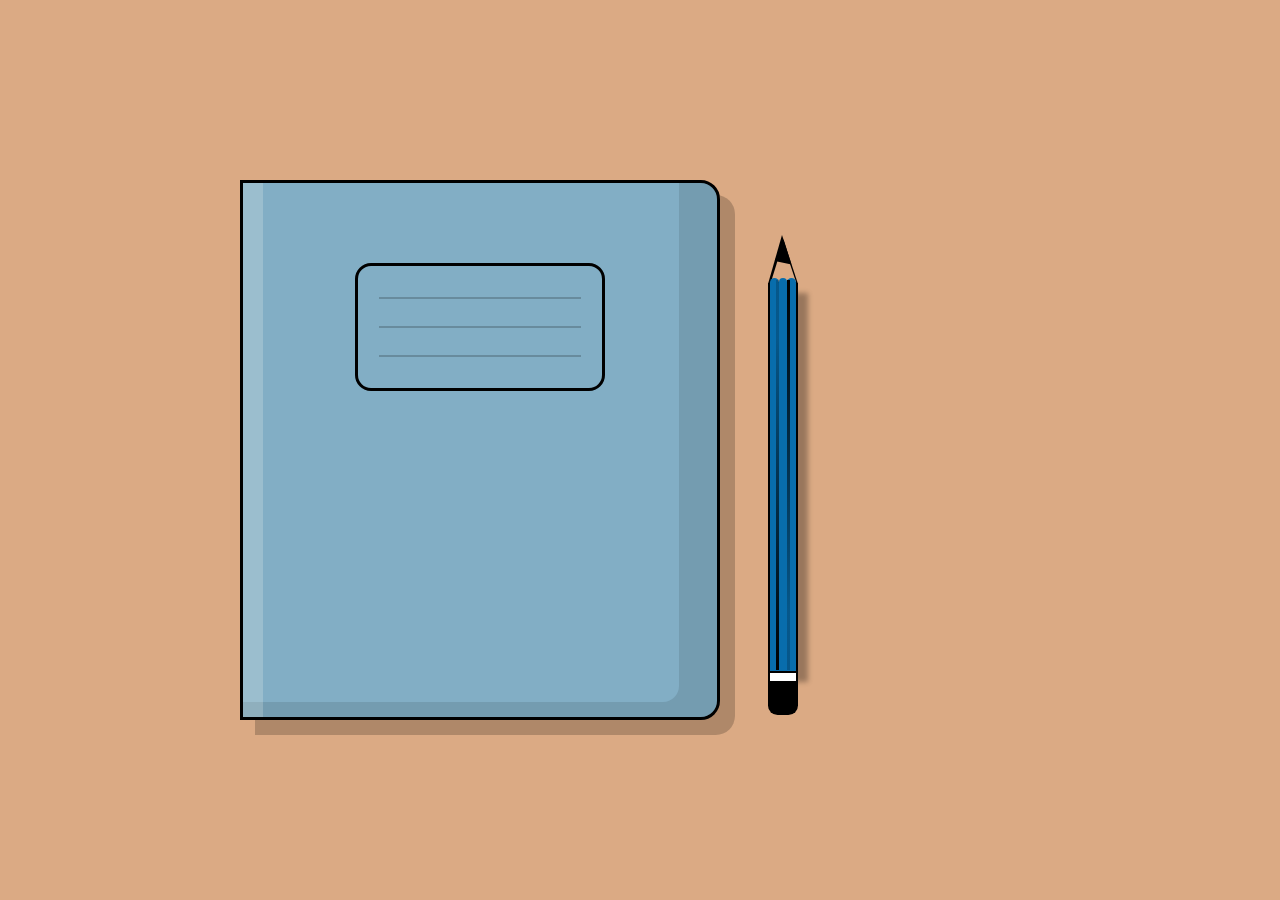
<file: BookandPencil/index.html>
<!DOCTYPE html>
<html lang="en">
<head>
     <meta charset="UTF-8">
     <meta name="viewport" content="width=device-width, initial-scale=1.0">
     <title>Document</title>
     <link rel="stylesheet" href="./style.css">
</head>
<body>
     <div class="container">
          <div class="artCanvas">
               <div class="book">
                    <div class="detailsBx">
                         <span class="line"></span>
                         <span class="line"></span>
                         <span class="line"></span>
                    </div>
               </div>
               <div class="pencil">
                    <div class="tip"></div>
                    <div class="wooden-stick">
                         <div class="semi-circles">
                              <span class="semi-circle"></span>
                              <span class="semi-circle"></span>
                              <span class="semi-circle"></span>
                         </div>
                         <div class="wooden-stick__body">
                              <span class="verticle-line"></span>
                              <span class="verticle-line"></span>
                         </div>
                    </div>
                    <div class="eraser">
                         <div class="topBx"></div>
                         <div class="bottomBx"></div>
                    </div>
               </div>
          </div>
     </div>
</body>
</html>
</file>
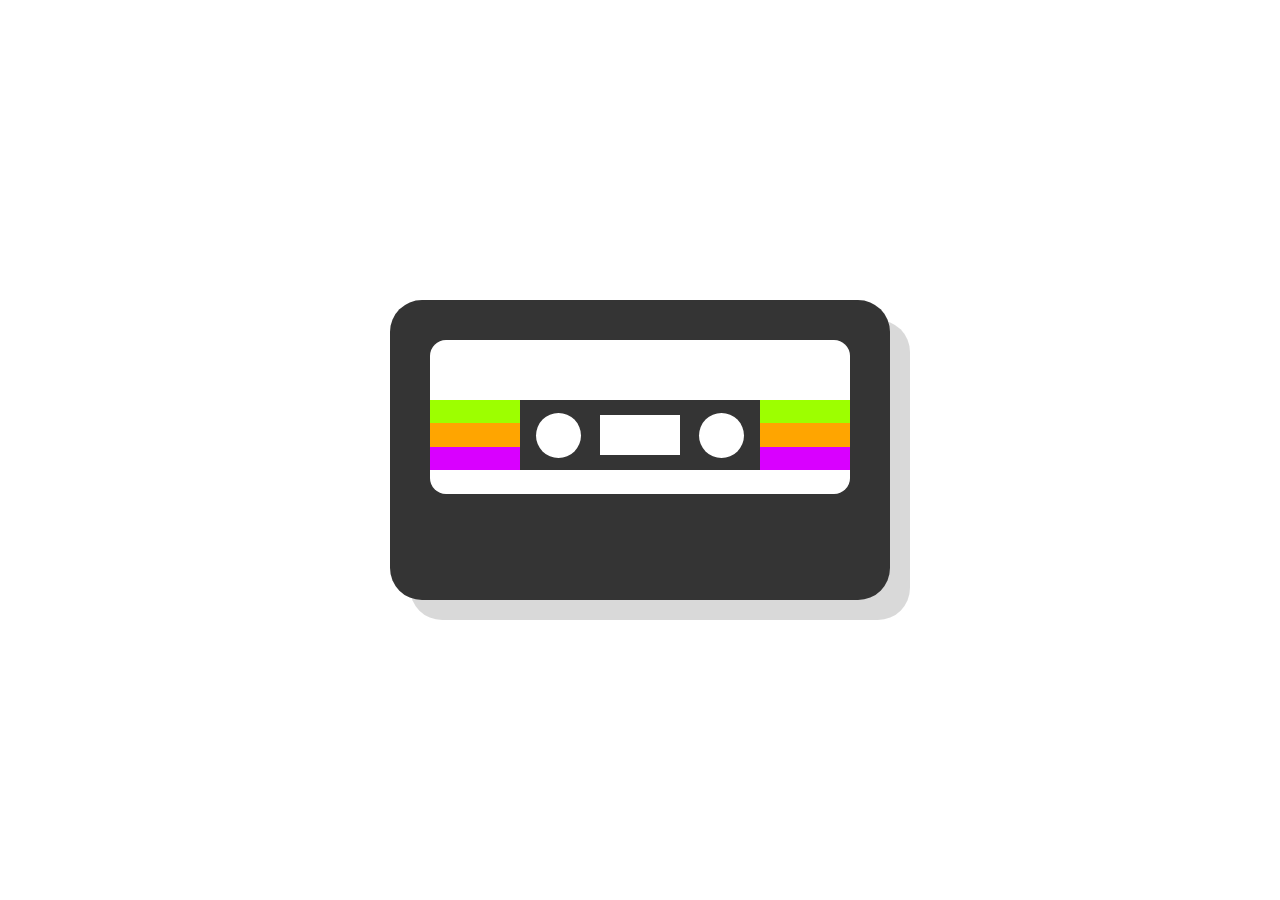
<file: Casset/index.html>
<!DOCTYPE html>
<html lang="en">
<head>
     <meta charset="UTF-8">
     <meta name="viewport" content="width=device-width, initial-scale=1.0">
     <title>Document</title>
     <link rel="stylesheet" href="./style.css">
</head>
<body>
     <div class="container">
          <div class="casset">
               <div class="inner-casset">
                    <div class="bottomBx">
                         <div class="leftBx">
                              <span></span>
                              <span></span>
                              <span></span>
                         </div>
                         <div class="middleBx">
                              <div class="circle"></div>
                              <div class="square"></div>
                              <div class="circle"></div>
                         </div>
                         <div class="leftBx">
                              <span></span>
                              <span></span>
                              <span></span>
                         </div>
                    </div>
               </div>

          </div>
     </div>
</body>
</html>
</file>
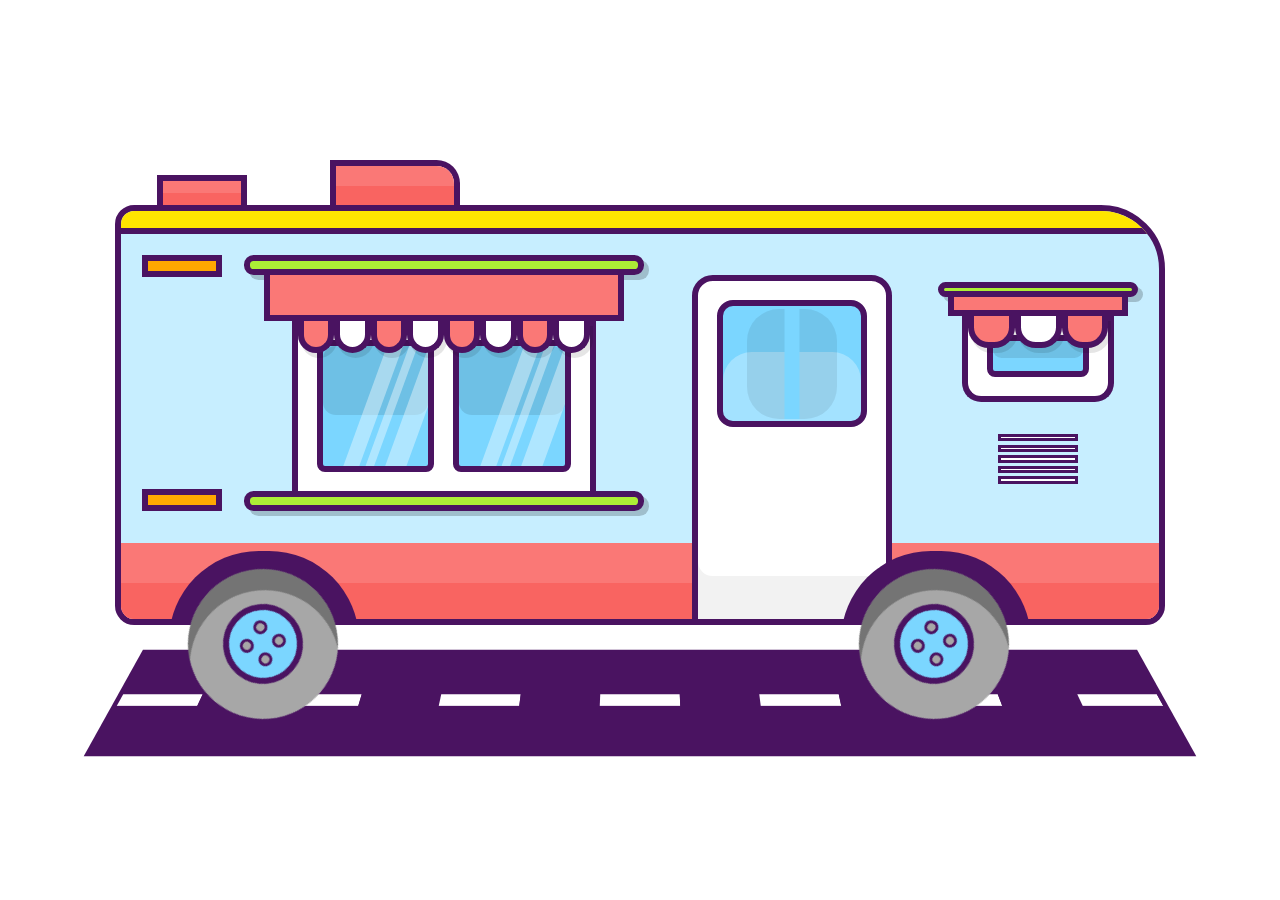
<file: foodTruck/index.html>
<!DOCTYPE html>
<html lang="en">
<head>
     <meta charset="UTF-8">
     <meta name="viewport" content="width=device-width, initial-scale=1.0">
     <title>Food Truck Using CSS</title>
     <link rel="stylesheet" href="./style.css">
</head>
<body>
     <div class="container">
          <div class="foodTruck">
               <div class="topBar">
                    <div class="box">
                         <span></span>
                         <span></span>
                    </div>
                    <div class="box">
                         <span></span>
                         <span></span>
                    </div>
               </div>
               <div class="truckContainer">
                    <div class="topBx"></div>
                    <div class="middleBx">
                         <div class="leftBx">
                              <div class="box"></div>
                              <div class="box"></div>
                         </div>
                         <div class="windowBx">
                              <div class="grill-line"></div>
                              <div class="topBar"></div>
                              <div class="window">
                                   <div class="glass">
                                        <div class="bar"></div>
                                        <div class="bar"></div>
                                        <div class="bar"></div>
                                   </div>
                                   <div class="glass">
                                        <div class="bar"></div>
                                        <div class="bar"></div>
                                        <div class="bar"></div>
                                   </div>
                                   <div class="curtain">
                                        <span></span><span></span><span></span><span></span><span></span><span></span><span></span><span></span>
                                   </div>
                              </div>
                              <div class="grill-line"></div>
                         </div>
                         <div class="rightBx">
                              <div class="windowBx">
                                   <div class="grill-line"></div>
                                   <div class="topBar"></div>
                                   <div class="window">
                                        <div class="glass">
                                             <div class="bar"></div>
                                             <div class="bar"></div>
                                             <div class="bar"></div>
                                        </div>
                                        <div class="curtain">
                                             <span></span><span></span><span></span>
                                        </div>
                                   </div>
                              </div>

                              <div class="outletBx">
                                   <div class="outlet"></div>
                                   <div class="outlet"></div>
                                   <div class="outlet"></div>
                                   <div class="outlet"></div>
                                   <div class="outlet"></div>
                              </div>
                         </div>
                    </div>
                    <div class="bottomBx">
                         <div class="buffer"></div>
                         <div class="buffer"></div>
                    </div>
                    
                    <!-- door -->
                    <div class="door">
                         <div class="window">
                              <div class="shine"></div>
                         </div>
                    </div>
               </div>

               <!-- Wheels -->
               <div class="wheelBx">
                    <div class="wheel">
                         <div class="inner-wheel">
                              <div class="box">
                                   <span class="dot"></span>
                                   <span class="dot"></span>
                                   <span class="dot"></span>
                                   <span class="dot"></span>
                              </div>
                         </div>
                    </div>
                    <div class="wheel">
                         <div class="inner-wheel">
                              <div class="box">
                                   <span class="dot"></span>
                                   <span class="dot"></span>
                                   <span class="dot"></span>
                                   <span class="dot"></span>
                              </div>
                         </div>
                    </div>
               </div>

          </div>
          <div class="road">
               <span class="line"></span>
               <span class="line"></span>
               <span class="line"></span>
               <span class="line"></span>
               <span class="line"></span>
               <span class="line"></span>
               <span class="line"></span>
          </div>

     </div>
</body>
</html>
</file>
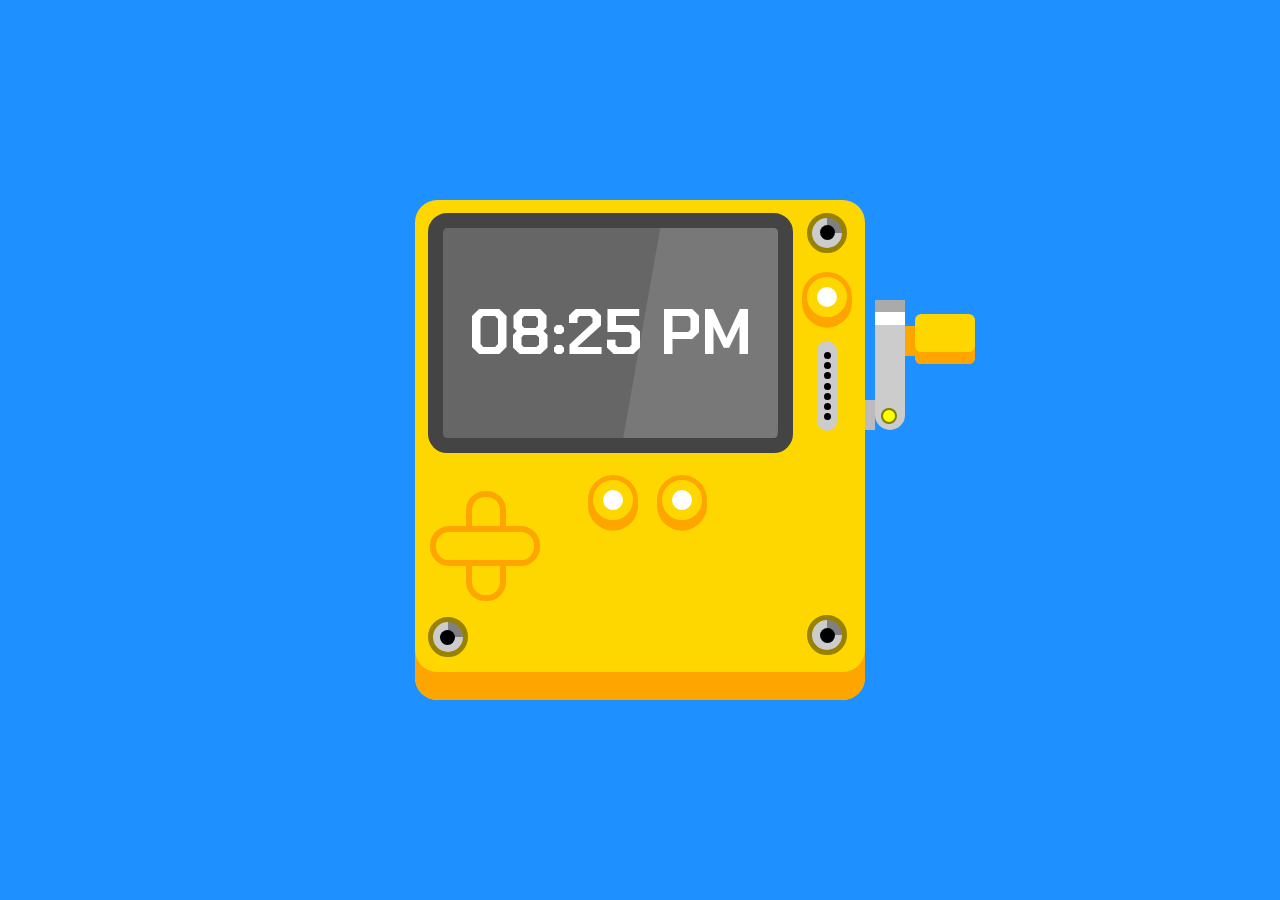
<file: gamingConsole/index.html>
<!DOCTYPE html>
<html lang="en">
<head>
     <meta charset="UTF-8">
     <meta name="viewport" content="width=device-width, initial-scale=1.0">
     <title>Document</title>
     <link rel="stylesheet" href="./style.css">
</head>
<body>
     <div class="container">
          <div class="gamingConsoleBx">
               <div class="leftBx">
                    <div class="screenBx">
                         <div class="screen">
                              <h1>08:25 PM</h1>
                         </div>
                    </div>
                    <div class="controlsBx">
                         <div class="controlBx">
                              <div class="line"></div>
                              <div class="line"></div>
                         </div>
                         <div class="btnsBx">
                              <span class="btn"></span>
                              <span class="btn"></span>
                         </div>
                    </div>
                    <span class="shinny-btn"></span>
               </div>
               <div class="rightBx">
                    <div class="topBx">
                         <span class="shinny-btn"></span>
                         <span class="btn"></span>
                         <div class="speakerBx">
                              <span class="dot"></span>
                              <span class="dot"></span>
                              <span class="dot"></span>
                              <span class="dot"></span>
                              <span class="dot"></span>
                              <span class="dot"></span>
                              <span class="dot"></span>
                         </div>
                    </div>
                    <div class="bottomBx">
                         <span class="shinny-btn"></span>
                    </div>
               </div>

               <div class="rotaterBx">
                    <div class="clip"></div>
                    <div class="rod"></div>
                    <div class="handleBx">
                         <div class="clip"></div>
                         <div class="handle"></div>
                    </div>
               </div>
          </div>
     </div>
</body>
</html>
</file>
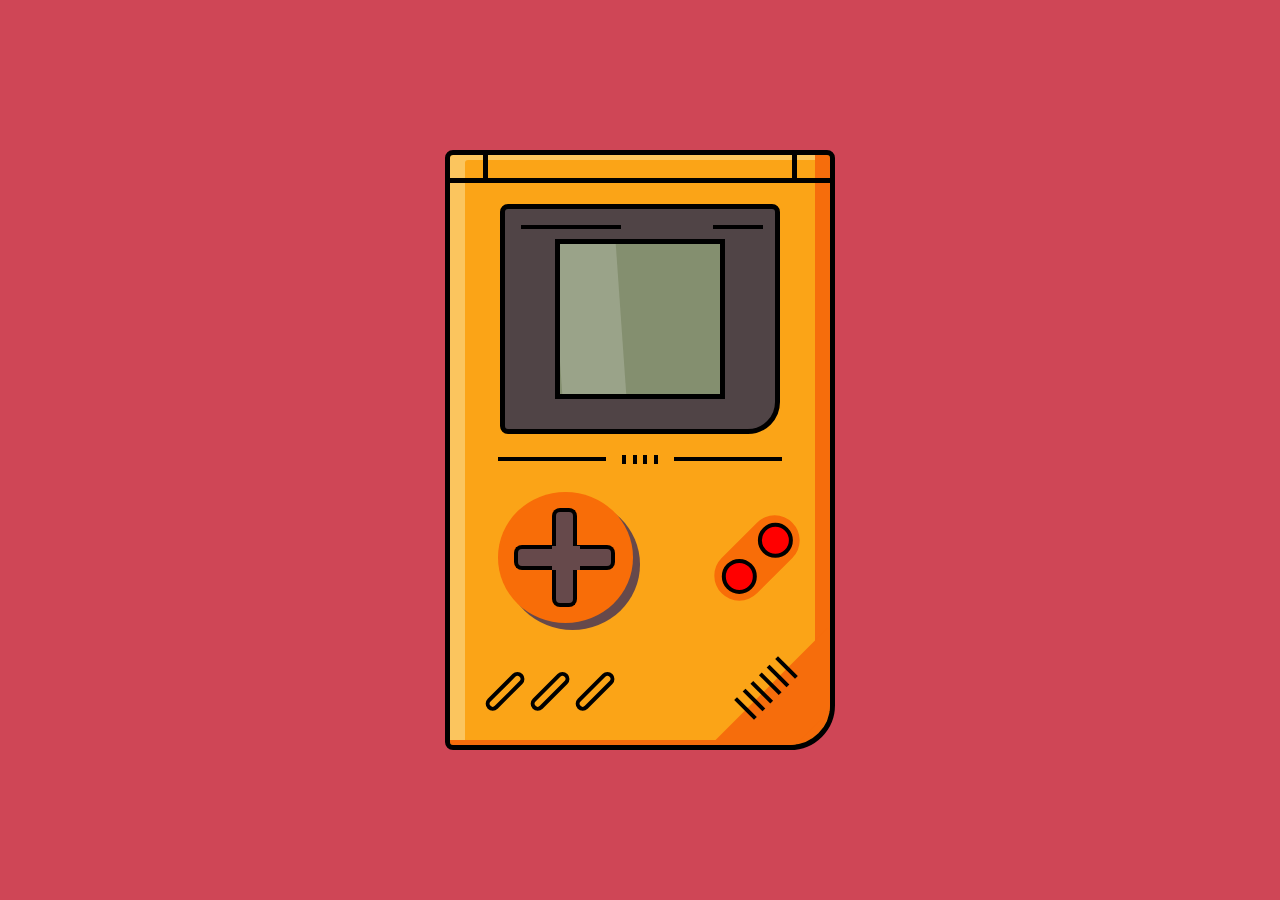
<file: gamingController/index.html>
<!DOCTYPE html>
<html lang="en">
<head>
     <meta charset="UTF-8">
     <meta name="viewport" content="width=device-width, initial-scale=1.0">
     <title>Gaming Controller Using CSS</title>
     <link rel="stylesheet" href="./style.css">
</head>
<body>
     <div class="container">
          <div class="gameBx">
               <div class="topBar">
                    <div class="leftBx"></div>
                    <div class="middleBx"></div>
                    <div class="rightBx"></div>
               </div>
               <div class="inner-container">
                    <div class="screenBx">
                         <div class="screen-cover">
                              <span class="line"></span>
                              <span class="line"></span>
                         </div>
                         <div class="screen"></div>
                    </div>
                    <div class="divider">
                         <div class="line"></div>
                         <div>
                              <span></span>
                              <span></span>
                              <span></span>
                              <span></span>
                         </div>
                         <div class="line"></div>
                    </div>
                    <div class="wrapper">
                         <div class="controllerBx">
                              <div class="button">
                                   <span class="btn-1"></span>
                              </div>
                              <div class="button">
                                   <span class="btn-2"></span>
                                   <span class="btn-3"></span>
                              </div>
                              <div class="button">
                                   <span class="btn-4"></span>
                              </div>
                         </div>
          
                         <div class="attackBtnsBx">
                              <div class="attack-btn"></div>
                              <div class="attack-btn"></div>
                         </div>
                    </div>
                    <div class="speakerBx">
                         <span class="bar"></span>
                         <span class="bar"></span>
                         <span class="bar"></span>
                         <span class="bar"></span>
                         <span class="bar"></span>
                         <span class="bar"></span>
                    </div>
               </div>
              <div class="decorators">
               <span></span>
               <span></span>
               <span></span>
              </div>
          </div>
     </div>
</body>
</html>
</file>
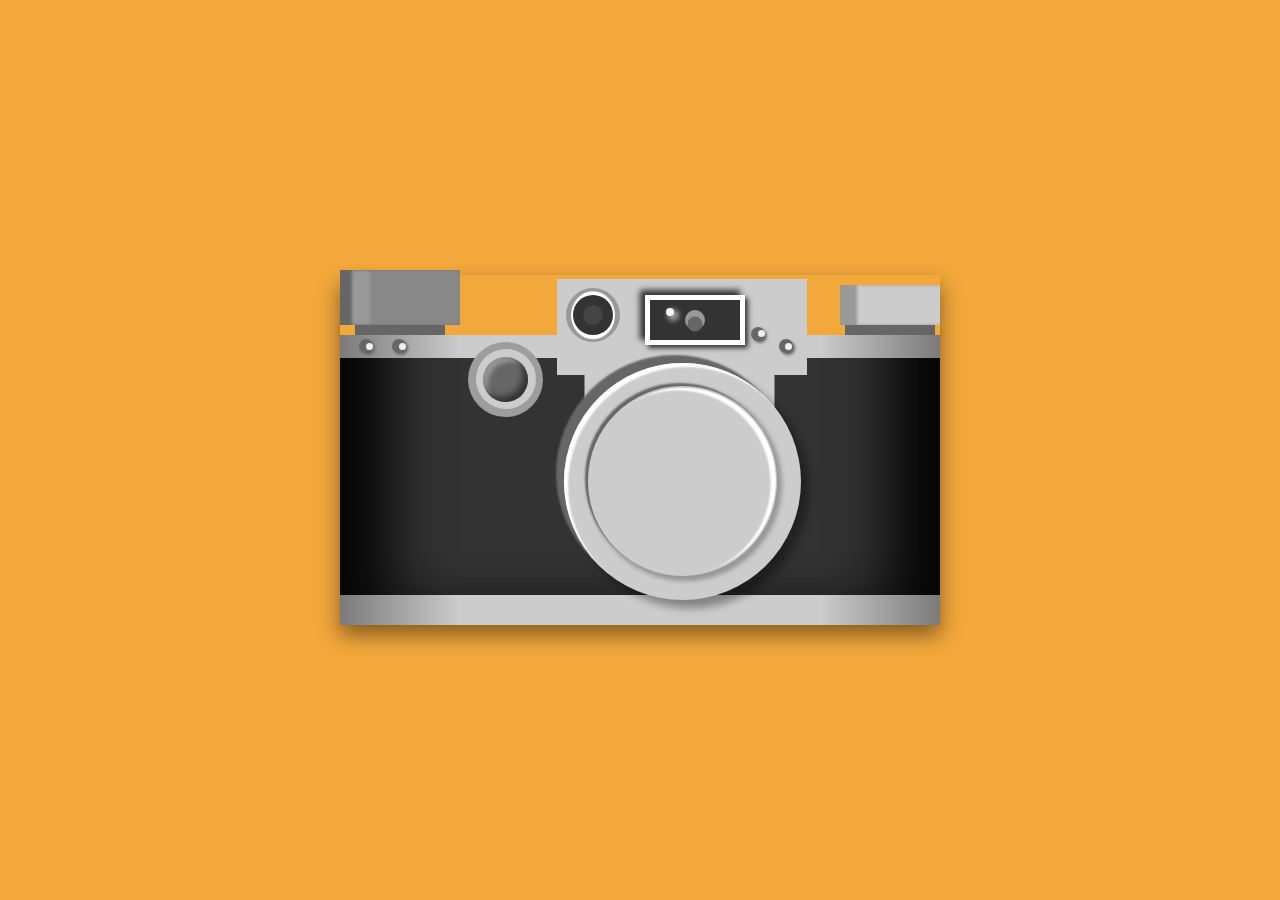
<file: modernCamera/index.html>
<!DOCTYPE html>
<html lang="en">
<head>
     <meta charset="UTF-8">
     <meta name="viewport" content="width=device-width, initial-scale=1.0">
     <title>Modern Camera using CSS</title>
<link rel="stylesheet" href="./style.css">
</head>
<body>
     <div class="container">
          <div class="cameraBx">
               <div class="topBx">
                    <div class="bigger-knob">
                         <div class="knob-top top"></div>
                         <div class="knob-bottom bottom">
                              <div class="knob-stand"></div>
                         </div>
                    </div>
                    <div class="topBar">
                         <div class="outer-circle">
                              <div class="circle"></div>
                         </div>
                         <div class="flashBx">
                              <div class="outer-layer">
                                   <div class="circle"></div>
                              </div>
                         </div>
                         <div class="dots">
                              <span class="dot"></span>
                         </div>
                    </div>
                    <div class="smaller-knob">
                         <div class="knob-top top"></div>
                         <div class="knob-bottom bottom">
                              <div class="knob-stand"></div>
                         </div>
                    </div>
               </div>
               <div class="top-stripe">
                    <div class="dots">
                         <span class="dot"></span>
                         <span class="dot"></span>
                    </div>
                    <div class="dots">
                         <span class="dot"></span>
                    </div>
               </div>
               <div class="middleSection">
                    <div class="centric-square"></div>
                    <div class="lens">
                         <div class="inner-lens"></div>
                    </div>
                    <div class="circle"></div>
               </div>
               <div class="bottom-stripe"></div>
          </div>
     </div>
</body>
</html>
</file>
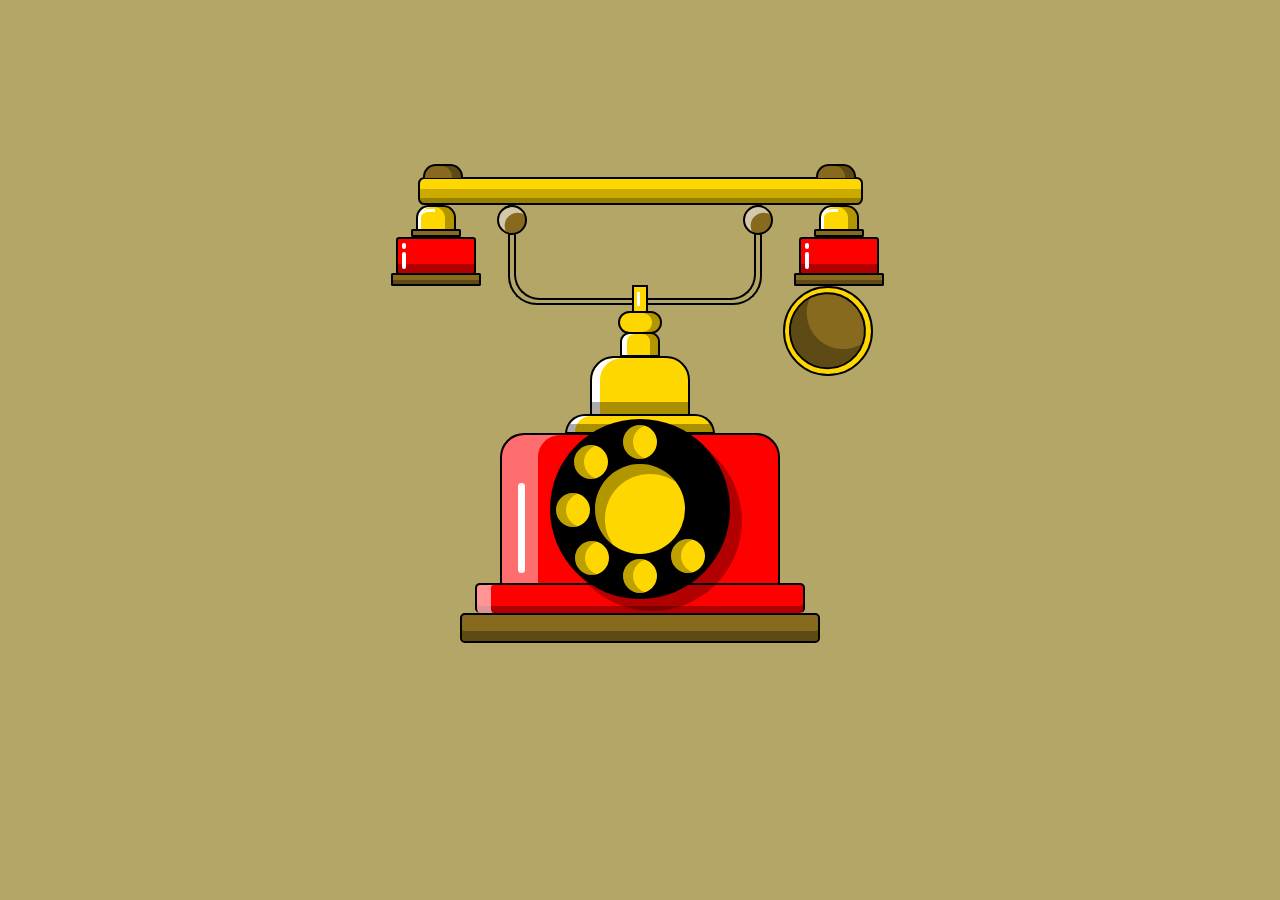
<file: oldTelephone/index.html>
<!DOCTYPE html>
<html lang="en">

<head>
     <meta charset="UTF-8">
     <meta name="viewport" content="width=device-width, initial-scale=1.0">
     <title>Old Telephone using CSS</title>
     <link rel="stylesheet" href="./style.css">
</head>

<body>
     <div class="container">
          <div class="telephoneBx">
               <div class="phone-handle"></div>
               <div class="wrapper">
                    <div class="leftBx">
                         <div class="dome-shape">
                              <div class="rect"></div>
                         </div>
                         <div class="rect-shape">
                              <div class="rect"></div>
                         </div>
                    </div>
                    <div class="topBx">
                         <div class="circular-knob"></div>
                         <div class="circular-knob"></div>
                    </div>
                    <div class="leftBx rightBx">
                         <div class="dome-shape">
                              <div class="rect"></div>
                         </div>
                         <div class="rect-shape">
                              <div class="rect"></div>
                         </div>
                         <div class="circle">
                              <div class="inner-circle"></div>
                         </div>
                    </div>
               </div>
               <div class="dailBx">
                    <div class="topBx"></div>
                    <div class="box-1"></div>
                    <div class="box-2"></div>
                    <div class="box-3"></div>
                    <div class="box-4"></div>
                    <div class="dailerRect">
                         <div class="outer-circle">
                                   <span class="button"></span>
                                   <span class="button"></span>
                                   <span class="button"></span>
                                   <span class="button"></span>
                                   <span class="button"></span>
                                   <span class="button"></span>
                              <div class="inner-circle"></div>
                         </div>
                    </div>
                    <div class="rect"></div>
                    <div class="bottom-rect"></div>
               </div>
          </div>
     </div>
</body>

</html>
</file>
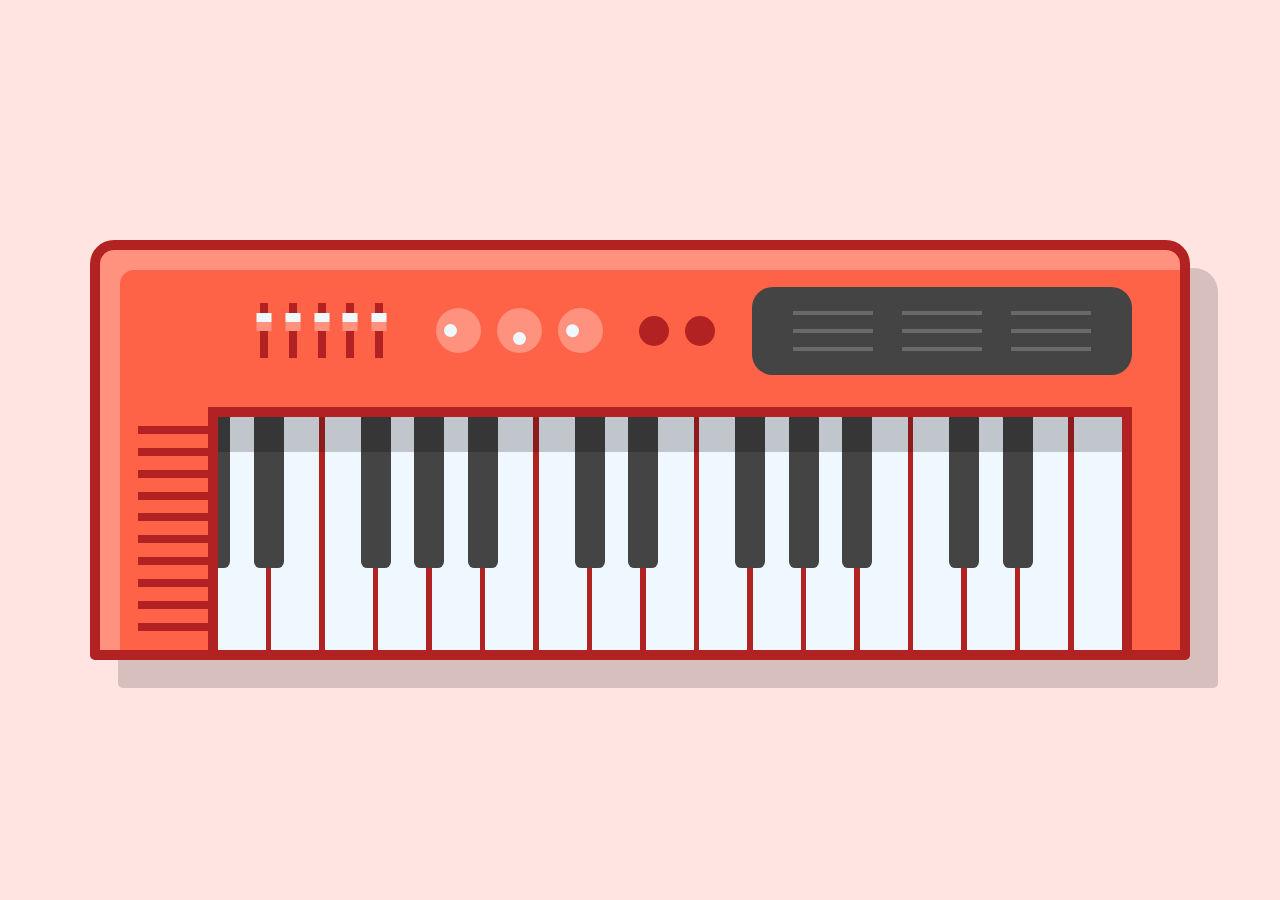
<file: piano/index.html>
<!DOCTYPE html>
<html lang="en">

<head>
     <meta charset="UTF-8">
     <meta name="viewport" content="width=device-width, initial-scale=1.0">
     <title>Piano using CSS</title>
     <link rel="stylesheet" href="./style.css">
</head>

<body>
     <div class="container">
          <div class="pianoBx">
               <div class="topBx">
                    <div class="adjusterBxs">
                         <div class="adjusterBx">
                              <div class="knob"></div>
                         </div> 
                         <div class="adjusterBx">
                              <div class="knob"></div>
                         </div> 
                         <div class="adjusterBx">
                              <div class="knob"></div>
                         </div> 
                         
                         <div class="adjusterBx">
                              <div class="knob"></div>
                         </div> 
                         <div class="adjusterBx">
                              <div class="knob"></div>
                         </div> 
                    </div>
                    <div class="circles">
                         <div class="circle">
                              <span class="dot"></span>
                         </div>
                         <div class="circle">
                              <span class="dot"></span>
                         </div>
                         <div class="circle">
                              <span class="dot"></span>
                         </div>
                    </div>
                    <div class="circles">
                         <div class="circle small-circle"></div>
                         <div class="circle small-circle"></div>
                    </div>
                    <div class="speakerBx">
                         <div class="speaker">
                              <div class="line"></div>
                              <div class="line"></div>
                              <div class="line"></div>
                         </div>
                         <div class="speaker">
                              <div class="line"></div>
                              <div class="line"></div>
                              <div class="line"></div>
                         </div>
                         <div class="speaker">
                              <div class="line"></div>
                              <div class="line"></div>
                              <div class="line"></div>
                         </div>
                    </div>
               </div>
               <div class="bottomBx">
                    <div class="leftBx">
                         <span class="dot"></span>
                         <span class="dot"></span>
                         <span class="dot"></span>
                         <span class="dot"></span>
                         <span class="dot"></span>
                         <span class="dot"></span>
                         <span class="dot"></span>
                         <span class="dot"></span>
                         <span class="dot"></span>
                         <span class="dot"></span>
                    </div>
                    <div class="rightBx">
                         <div class="keyboardBx">
                              <div class="btn-key">
                                   <div class="dark-key"></div>
                              </div>
                              <div class="btn-key">
                                   <div class="dark-key"></div>
                              </div>
                              <div class="btn-key"></div>
                              <div class="btn-key">
                                   <div class="dark-key"></div>
                              </div>
                              <div class="btn-key">
                                   <div class="dark-key"></div>
                              </div>
                              <div class="btn-key">
                                   <div class="dark-key"></div>
                              </div>
                              <div class="btn-key"></div>
                              <div class="btn-key">
                                   <div class="dark-key"></div>
                              </div>
                              <div class="btn-key">
                                   <div class="dark-key"></div>
                              </div>
                              <div class="btn-key"></div>
                              <div class="btn-key">
                                   <div class="dark-key"></div>
                              </div>
                              <div class="btn-key">
                                   <div class="dark-key"></div>
                              </div>
                              <div class="btn-key">
                                   <div class="dark-key"></div>
                              </div>
                              <div class="btn-key"></div>
                              <div class="btn-key">
                                   <div class="dark-key"></div>
                              </div>
                              <div class="btn-key">
                                   <div class="dark-key"></div>
                              </div>
                              <div class="btn-key"></div>
                         </div>
                    </div>
               </div>
          </div>
     </div>
</body>

</html>
</file>
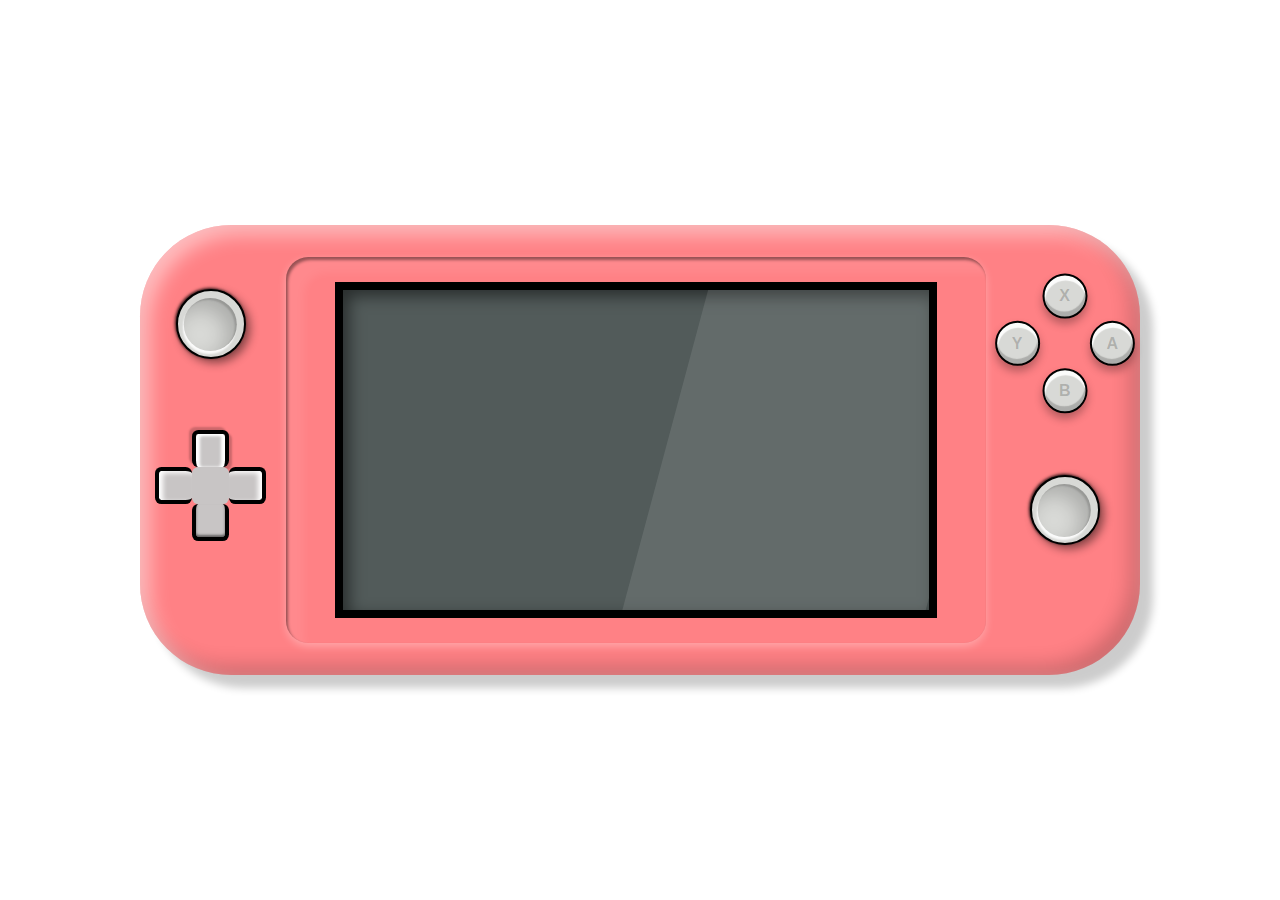
<file: playStationController/index.html>
<!DOCTYPE html>
<html lang="en">
<head>
     <meta charset="UTF-8">
     <meta name="viewport" content="width=device-width, initial-scale=1.0">
     <title>Play Station Controller using CSS</title>
     <link rel="stylesheet" href="https://cdnjs.cloudflare.com/ajax/libs/font-awesome/6.5.1/css/all.min.css" integrity="sha512-DTOQO9RWCH3ppGqcWaEA1BIZOC6xxalwEsw9c2QQeAIftl+Vegovlnee1c9QX4TctnWMn13TZye+giMm8e2LwA==" crossorigin="anonymous" referrerpolicy="no-referrer" />
     <link rel="stylesheet" href="./style.css">
</head>
<body>
     <div class="container">
          <div class="controller">
               <div class="leftBx">
                    <div class="circular-btn">
                         <div class="inner-btn"></div>
                    </div>
                    <div class="directionBtnBx">
                         <div class="top">
                              <span class="btn">
                                   <i class="fa-solid fa-caret-up"></i>
                              </span>
                         </div>
                         <div class="middle">
                              <span class="btn"><i class="fa-solid fa-caret-left"></i></span>
                              <span class="empty-btn"></span>
                              <span class="btn"><i class="fa-solid fa-caret-right"></i></span>
                         </div>
                         <div class="bottom">
                              <span class="btn"><i class="fa-solid fa-caret-down"></i></span>
                         </div>
                    </div>
                    <div class="squareBx">
                         <div class="circle"></div>
                    </div>
               </div>
               <div class="middleBx">
                    <div class="screenBx">
                         <div class="screen"></div>
                    </div>
               </div>
               <div class="rightBx">
                    <div class="attackBtnBx">
                         <span class="attack-btn">
                              <b>A</b>
                         </span>
                         <span class="attack-btn">
                              <b>X</b>
                         </span>
                         <span class="attack-btn">
                              <b>B</b>
                         </span>
                         <span class="attack-btn">
                              <b>Y</b>
                         </span>
                    </div>
                    <div class="circular-btn">
                         <div class="inner-btn"></div>
                    </div>
                    <div class="circleBx"></div>
               </div>
          </div>
     </div>
</body>
</html>
</file>
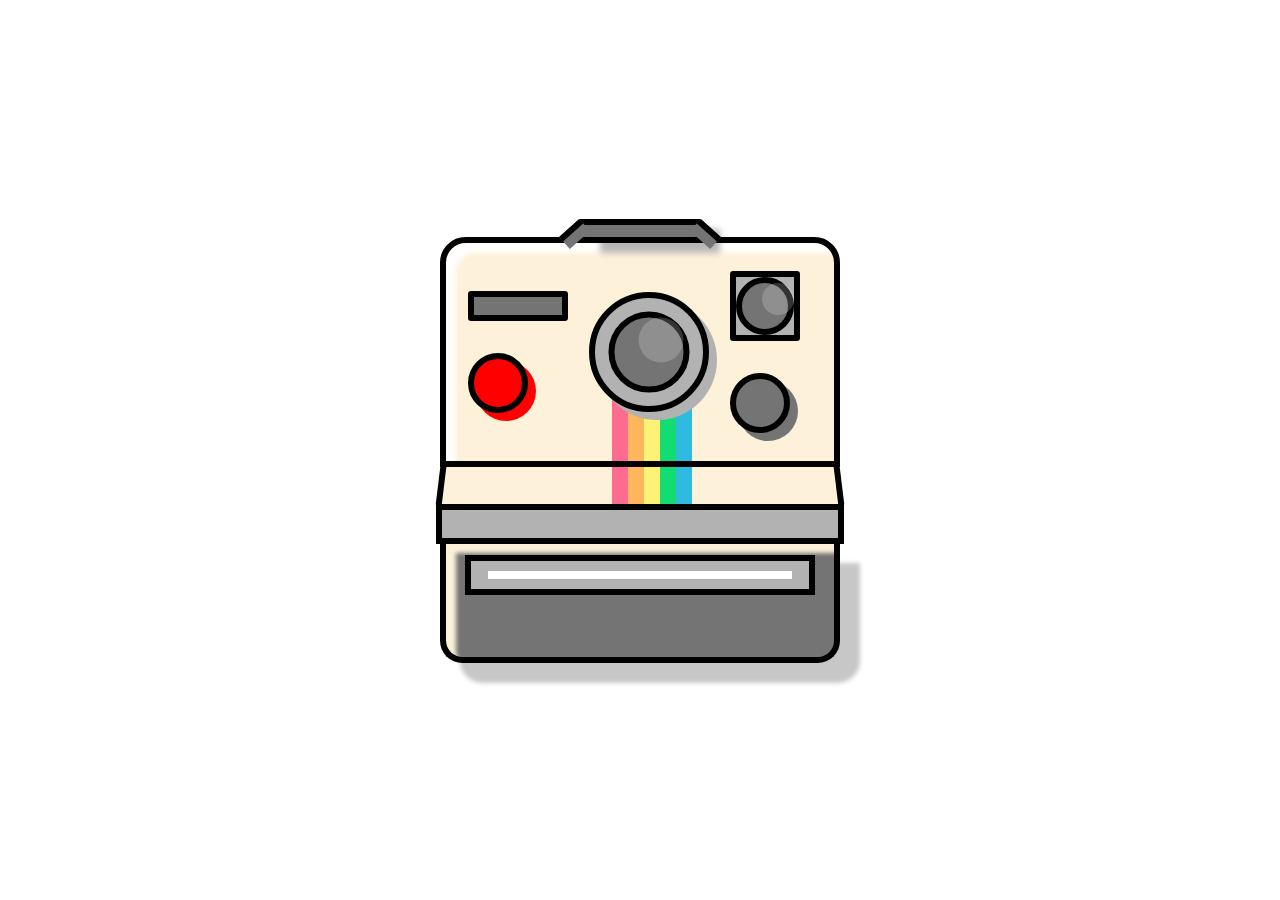
<file: PoloroidCamera/index.html>
<!DOCTYPE html>
<html lang="en">
<head>
     <meta charset="UTF-8">
     <meta name="viewport" content="width=device-width, initial-scale=1.0">
     <title>Bare Mimimum Poloroid Camera Using CSS</title>
     <link rel="stylesheet" href="./style.css">
</head>
<body>
     <div class="container">
          <div class="camera">
               <div class="camera__top">
                    <div class="topBar"></div>
                    <div class="wrapper">
                         <div class="leftBx">
                              <div class="rect"></div>
                              <div class="common-circle circle"></div>
                         </div>
                         <div class="middleBx">
                              <div class="outer-circle">
                                   <div class="inner-circle"></div>
                              </div>
                         </div>
                         <div class="rightBx">
                              <div class="square">
                                   <div class="circle"></div>
                              </div>
                              <div class="common-circle circle"></div>
                         </div>
                         <div class="stripes">
                              <span class="stripe"></span>
                              <span class="stripe"></span>
                              <span class="stripe"></span>
                              <span class="stripe"></span>
                              <span class="stripe"></span>
                         </div>
                    </div>
               </div>
               <div class="camera__bottom">
                    <div class="bottom-1">
                         <div class="stripes">
                              <span class="stripe"></span>
                              <span class="stripe"></span>
                              <span class="stripe"></span>
                              <span class="stripe"></span>
                              <span class="stripe"></span>
                         </div>
                         <div class="bottom-bottom"></div>
                    </div>
               </div>
               <div class="print-outlet">
                    <div class="rect">
                         <span class="line"></span>
                    </div>
               </div>
          </div>
     </div>
</body>
</html>
</file>
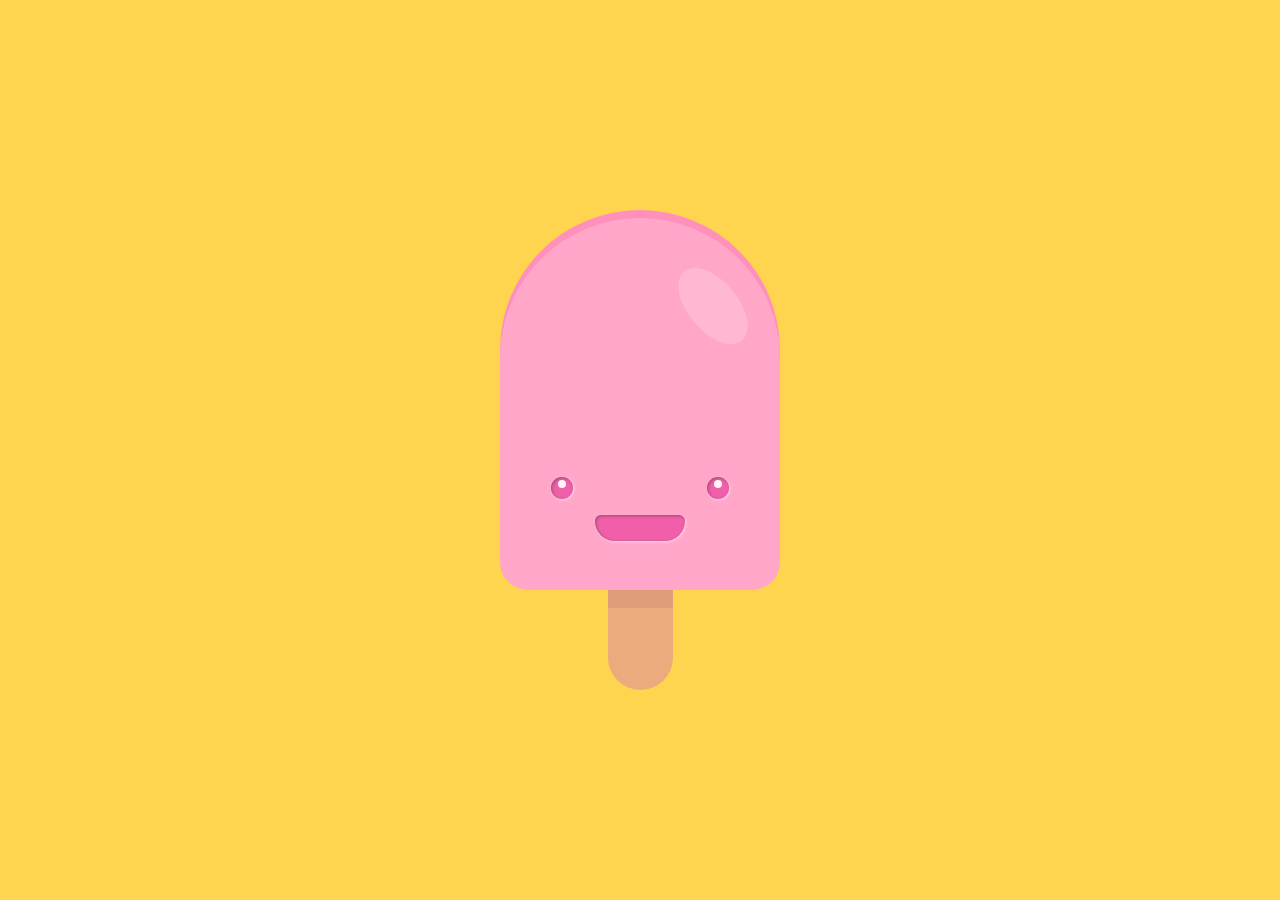
<file: Popsicle/index.html>
<!DOCTYPE html>
<html lang="en">
<head>
     <meta charset="UTF-8">
     <meta name="viewport" content="width=device-width, initial-scale=1.0">
     <title>Popsicle using html and css</title>
     <link rel="stylesheet" href="./style.css">
</head>
<body>
     <div class="container">
          <div class="popsicle">
               <div class="top">
                    <div class="face">
                         <div class="eyes">
                              <div class="eye"></div>
                              <div class="eye"></div>
                         </div>
                         <div class="mouth"></div>
                    </div>
               </div>
               <div class="stick"></div>
          </div>
     </div>
</body>
</html>
</file>
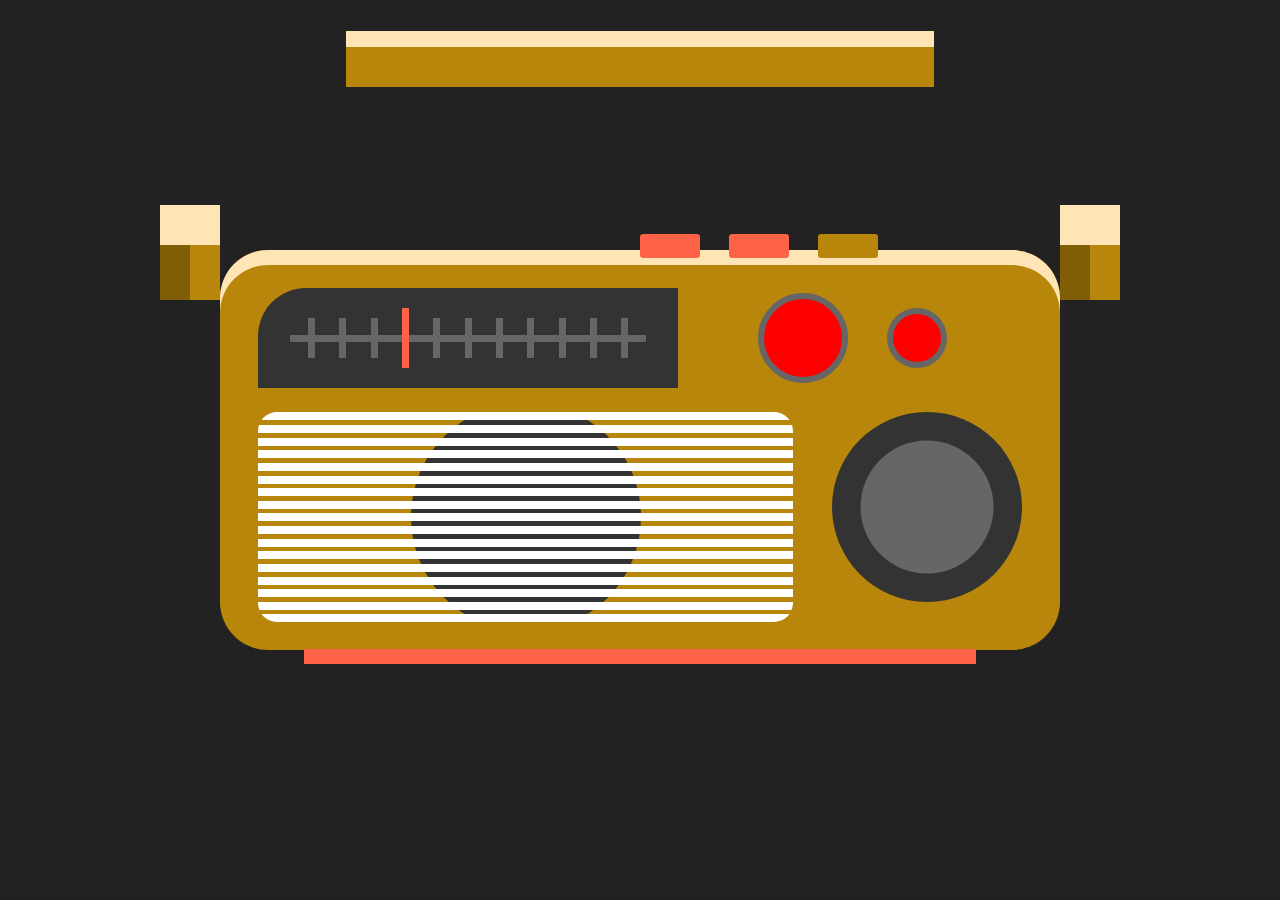
<file: radio/index.html>
<!DOCTYPE html>
<html lang="en">
<head>
     <meta charset="UTF-8">
     <meta name="viewport" content="width=device-width, initial-scale=1.0">
     <title>Radio using CSS</title>
     <link rel="stylesheet" href="./style.css">
</head>
<body>
     <div class="container">
          <div class="radioBx">
               <div class="topBar">
                    <div class="frequencyBx">
                         <div class="line line-horizontal">
                              <span class="line line-vertical"></span>
                              <span class="line line-vertical"></span>
                              <span class="line line-vertical"></span>
                              <span class="line line-vertical active"></span>
                              <span class="line line-vertical"></span>
                              <span class="line line-vertical"></span>
                              <span class="line line-vertical"></span>
                              <span class="line line-vertical"></span>
                              <span class="line line-vertical"></span>
                              <span class="line line-vertical"></span>
                              <span class="line line-vertical"></span>
                         </div>
                    </div>
                    <div class="radioBtns">
                         <div class="adjuster"></div>
                         <div class="adjuster adjuster-small"></div>
                    </div>
               </div>
               <div class="bottomBar">
                    <div class="speakerBx">
                         <div class="wrapper">
                              <span class="line"></span>
                              <span class="line"></span>
                              <span class="line"></span>
                              <span class="line"></span>
                              <span class="line"></span>
                              <span class="line"></span>
                              <span class="line"></span>
                              <span class="line"></span>
                              <span class="line"></span>
                              <span class="line"></span>
                              <span class="line"></span>
                              <span class="line"></span>
                              <span class="line"></span>
                              <span class="line"></span>
                              <span class="line"></span>
                              <span class="line"></span>
                              <span class="line"></span>
                         </div>
                         <div class="speaker">
                              <!-- dark Speaker circle -->
                         </div>
                         
                    </div>
               </div>
               <!-- Attacking the below elements with absolute positioning -->
               <div class="bottomStand"></div>
               <div class="btns">
                    <div class="btn"></div>
                    <div class="btn"></div>
                    <div class="btn"></div>
               </div>
               <div class="holding-handle">
                    <div class="handle-bar"></div>
               </div>
          </div>
     </div>
</body>
</html>
</file>
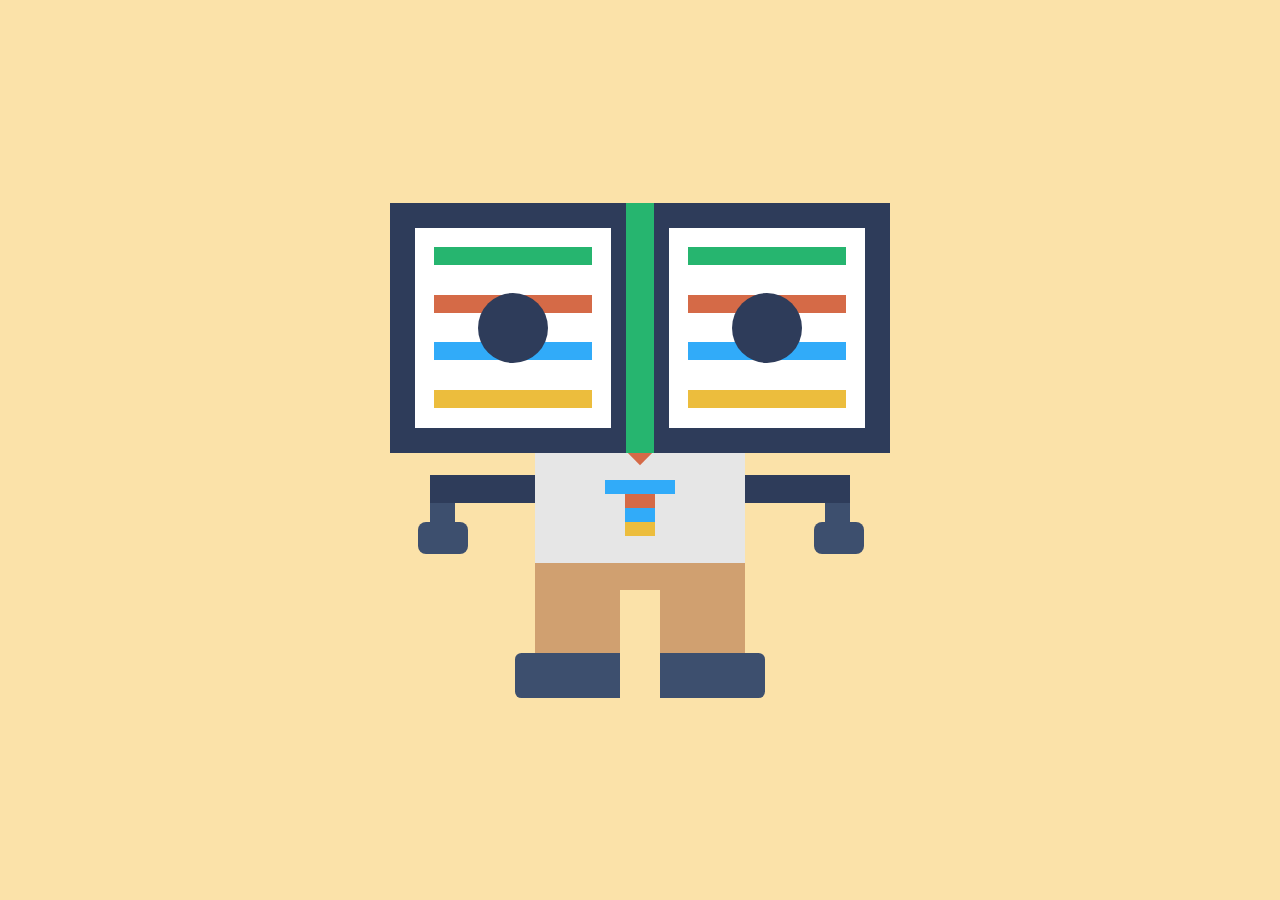
<file: robotPerson/index.html>
<!DOCTYPE html>
<html lang="en">
<head>
     <meta charset="UTF-8">
     <meta name="viewport" content="width=device-width, initial-scale=1.0">
     <title>Robot Person using CSS</title>
     <link rel="stylesheet" href="./style.css">
</head>
<body>
     <div class="container">
          <div class="robotContainer">
               <div class="topBar">
                    <div class="eyesBx">
                         <div class="leftBx">
                              <div class="box">
                                   <span class="strip"></span>
                                   <span class="strip"></span>
                                   <span class="strip"></span>
                                   <span class="strip"></span>
                              </div>
                         </div>
                         <div class="middleBx"></div>
                         <div class="rightBx">
                              <div class="box">
                                   <span class="strip"></span>
                                   <span class="strip"></span>
                                   <span class="strip"></span>
                                   <span class="strip"></span>
                              </div>
                         </div>
                    </div>
               </div>
               <div class="middleBar">
                    <div class="leftHand hand"></div>
                    <div class="shirtBx">
                         <div class="tie">
                              <span></span>
                              <span></span>
                              <span></span>
                              <span></span>
                         </div>
                    </div>
                    <div class="rightHand hand"></div>
               </div>
               <div class="bottomBar">
                    <div class="pantsBx"></div>
                    <div class="legsBx"></div>
               </div>
          </div>
     </div>
</body>
</html>
</file>
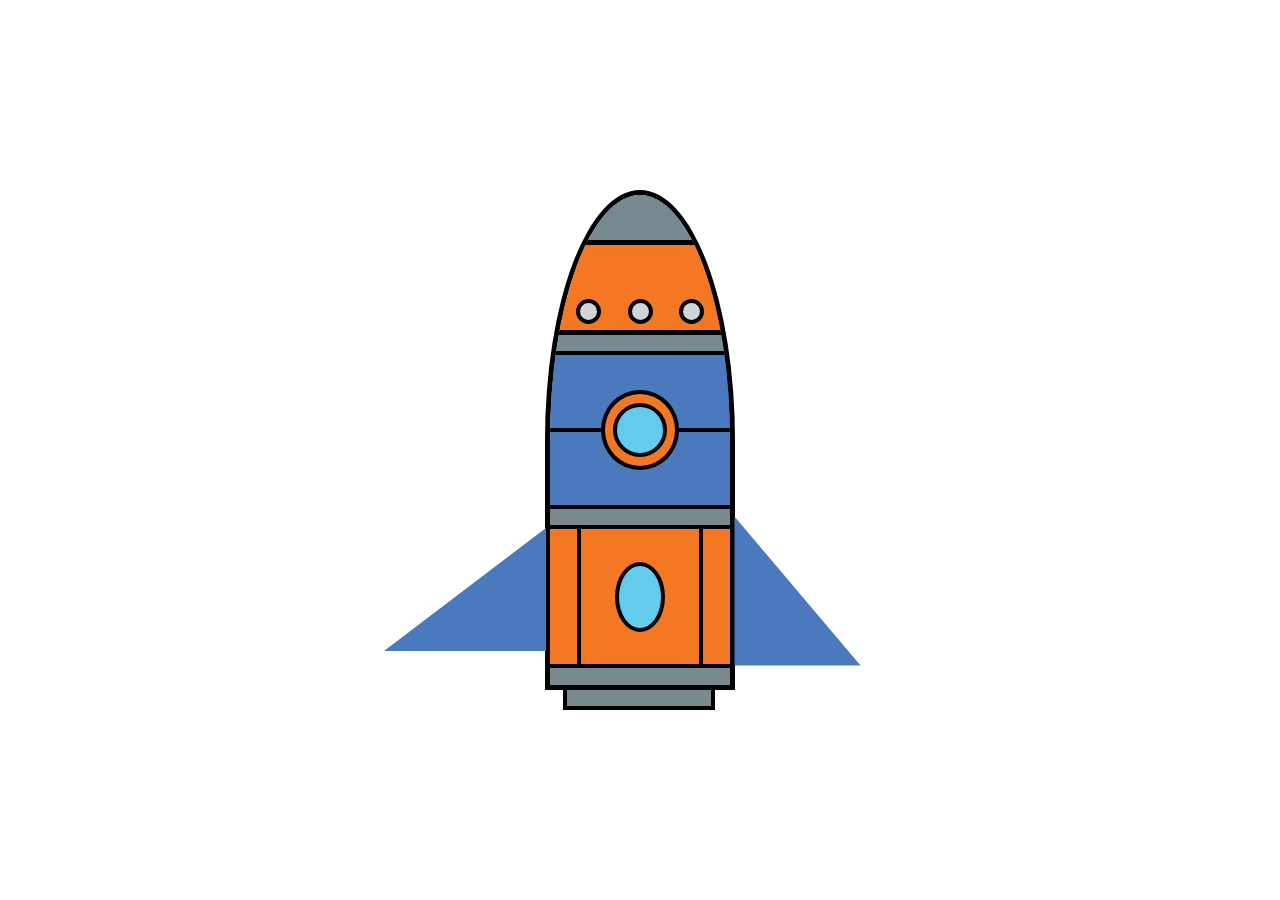
<file: SpaceRocket/index.html>
<!DOCTYPE html>
<html lang="en">
<head>
     <meta charset="UTF-8">
     <meta name="viewport" content="width=device-width, initial-scale=1.0">
     <link rel="stylesheet" href="./style.css">
     <title>Space Rocket using CSS</title>
</head>
<body>
     <div class="container">
          <div class="spaceRocket">
               <div class="rocket-tip">
                    <div class="topBx"></div>
                    <div class="bottomBx">
                         <div class="circles">
                              <div class="circle"></div>
                              <div class="circle"></div>
                              <div class="circle"></div>
                         </div>
                    </div>
               </div>
               <div class="rocket-body">
                    <div class="topBx"></div>
                    <div class="middleBx">
                         <div class="line"></div>
                         <div class="outer-circle">
                              <div class="inner-circle"></div>
                         </div>
                         <div class="line"></div>
                    </div>
                    <div class="bottomBx">
                         <div class="strip"></div>
                         <div class="shaft">
                              <div class="box">
                                   <div class="circle"></div>
                              </div>
                         </div>
                         <div class="strip"></div>
                    </div>

               </div>

          </div>
          <div class="trust-bar"></div>
          <div class="wing wing-left"></div>
          <div class="wing wing-right"></div>

     </div>
</body>
</html>
</file>
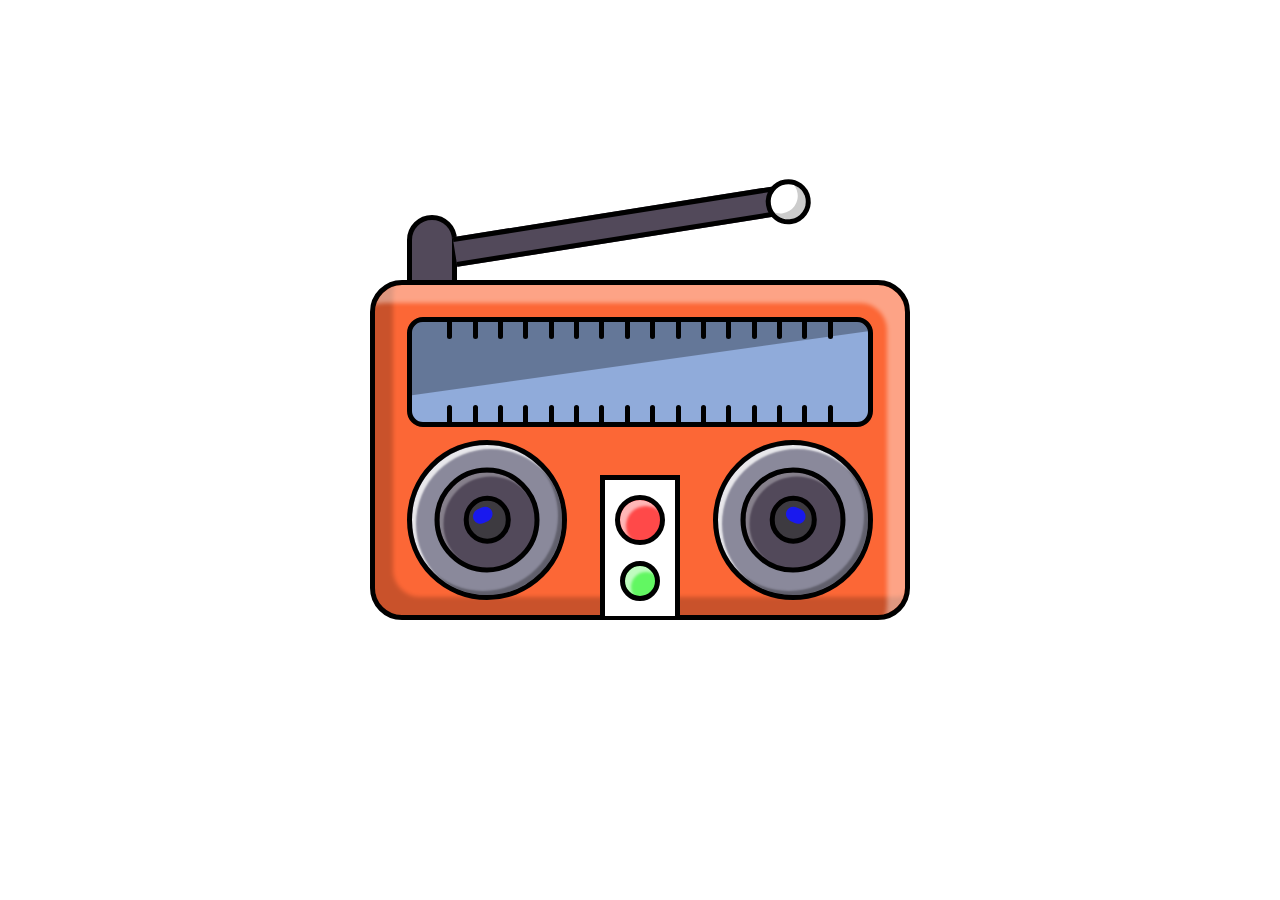
<file: vectorStyleRadio/index.html>
<!DOCTYPE html>
<html lang="en">
<head>
     <meta charset="UTF-8">
     <meta name="viewport" content="width=device-width, initial-scale=1.0">
     <title>Cartoon type radio using Css</title>
     <link rel="stylesheet" href="./style.css">
</head>
<body>
     <div class="container">
          <div class="radioBx">
               <div class="screenBx">
                    <div class="topBar">
                         <span></span>
                         <span></span>
                         <span></span>
                         <span></span>
                         <span></span>
                         <span></span>
                         <span></span>
                         <span></span>
                         <span></span>
                         <span></span>
                         <span></span>
                         <span></span>
                         <span></span>
                         <span></span>
                         <span></span>
                         <span></span>
                    </div>
                    <div class="bottomBar">
                         <span></span>
                         <span></span>
                         <span></span>
                         <span></span>
                         <span></span>
                         <span></span>
                         <span></span>
                         <span></span>
                         <span></span>
                         <span></span>
                         <span></span>
                         <span></span>
                         <span></span>
                         <span></span>
                         <span></span>
                         <span></span>
                    </div>
               </div>

               <div class="wrapper">
                    <div class="circles">
                         <div class="circle">
                              <div class="inner-circle"></div>
                         </div>
                    </div>

                    <div class="btnsBx">
                         <div class="btn btn-red"></div>
                         <div class="btn btn-green"></div>
                    </div>

                    <div class="circles circles-2">
                         <div class="circle">
                              <div class="inner-circle"></div>
                         </div>
                    </div>
               </div>

               <div class="antena">
                    <div class="knob"></div>
               </div>
          </div>
     </div>
</body>
</html>
</file>
<file: BookandPencil/style.css>
*,
*::before,
*::after{
     margin: 0;
     padding: 0;
     box-sizing: border-box;
}                                                 

:root{
     --body-bg-clr: #dbaa84;
     --book-cover-clr: #82aec5;
     --pencil-clr: #086dac;
     --dark-clr: #000;
     --white-clr: #fff;
}

body{
     min-width: 100vw;
     min-height: 100vh;
     display: flex;
     justify-content: center;
     align-items: center;
     background-color: var(--body-bg-clr);
}

.container .artCanvas{
     width: 800px;
     height: 540px;
     display: flex;
     align-items: flex-end;
     gap: 3rem;
}

.container .artCanvas .book{
     position: relative;
     width: 480px;
     height: 540px;
     background-color: var(--book-cover-clr);
     border: 3px solid var(--dark-clr);
     box-shadow: inset -38px -15px 0px rgba(0, 0, 0, 0.1), 
                        15px 15px 0 rgba(0, 0, 0, 0.2);
     border-radius: 0 1.2rem 1.2rem 0;
}

.container .artCanvas .book::before{
     content: '';
     position: absolute;
     width: 20px;
     height: 100%;
     background-color: rgba(255, 255, 244, 0.2);
}

.container .artCanvas .book .detailsBx{
     position: absolute;
     top: 5rem;
     left: 50%;
     transform: translateX(-50%);
     width: 250px;
     height: 128px;
     border-radius: 1rem;
     border: 3px solid var(--dark-clr);
     display: flex;
     flex-direction: column;
     gap: 1rem;
     justify-content: space-evenly;
     padding: 1.3rem;
}

.container .artCanvas .book .detailsBx .line{
     display: block;
     width: 100%;
     height: 2px;
     background-color: rgba(0, 0, 0, 0.2);
}

.container .artCanvas .pencil{
     position: relative;
     width: 30px;
     height: 90%;
     display: flex;
     flex-direction: column;
}

.container .artCanvas .pencil .tip{
     position: absolute;
     top: 0.05rem;
     border-left: 14px solid transparent;
     border-right: 16px solid transparent;
     border-bottom: 49px solid var(--dark-clr);
}

.container .artCanvas .pencil .tip::before{
     content: '';
     position: absolute;
     border-left: 4.5px solid transparent;
     border-right: 13.1px solid transparent;
     border-bottom: 23.1px solid var(--dark-clr);
     transform: rotate(12deg);
     width: 10px;
     height: 10px;
     top:0.3rem;
     left: -0.3rem;
     z-index: 9999;
}

.container .artCanvas .pencil .tip::after{
     content: '';
     position: absolute;
     border-left: 12.6px solid transparent;
     border-right: 13.8px solid transparent;
     border-bottom: 39.1px solid var(--body-bg-clr);
     top: 8px;
     left: -11.4px;
}

.container .artCanvas .pencil .wooden-stick{
     background-color: var(--pencil-clr);
     position: absolute;
     bottom: 3rem;
     width: 100%;
     height: 80%;
     border-left: 2px solid #000;
     border-right: 2px solid #000;
     box-shadow: 10px 10px 5px rgba(0, 0, 0, 0.3);
}

.container .artCanvas .pencil .wooden-stick .semi-circles{
     position: relative;
     width: 100%;
     height: 10px;
     top: -0.34rem;
     display: flex;
} 

.container .artCanvas .pencil .wooden-stick .semi-circles > .semi-circle{
     width: 20px;
     height: 100%;
     background-color: var(--pencil-clr);
     border-radius: 0.3rem 0.3rem 0 0;
}

.container .artCanvas .pencil .wooden-stick .wooden-stick__body{
     display: flex;
     justify-content: space-evenly;
     position: relative;
     gap: 0.2rem;
     top: -0.8rem;
}

.container .artCanvas .pencil .wooden-stick .wooden-stick__body .verticle-line{
     display: block;
     width: 3px;
     height: 390px;
}

.container .artCanvas .pencil .wooden-stick .wooden-stick__body .verticle-line:nth-child(1){
     background-image: linear-gradient(to bottom, rgba(0,0,0,0.2) 15%, var(--dark-clr));
}

.container .artCanvas .pencil .wooden-stick .wooden-stick__body .verticle-line:nth-child(2){
     background-image: linear-gradient(to top, rgba(0,0,0,0.2) 15%, var(--dark-clr));
}

.container .artCanvas .pencil .eraser{
     height: 44px;
     width: 100%;
     position: absolute;
     bottom: 0.3rem;
     background-color: var(--dark-clr);
     border-left: 2px solid #000;
     border-right: 2px solid #000;
     border-bottom: 2px solid #000;
     border-bottom-right-radius: 0.6rem;
     border-bottom-left-radius: 0.6rem;
}

.container .artCanvas .pencil .eraser::before{
     content: '';
     position: absolute;
     top: 0;
     width: 100%;
     height: 10px;
     background-color: var(--white-clr);
     border-top: 2px solid var(--dark-clr);
}
</file>
<file: Casset/style.css>
*,
*::before,
*::after{
     margin: 0;
     padding: 0;
     box-sizing: border-box;
}

body{
     min-width: 100vw;
     min-height: 100vh;
     display: flex;
     justify-content: center;
     align-items: center;
}

.container .casset{
     position: relative;
     background-color: #343434;
     width: 500px;
     height: 300px;
     border-radius: 2rem;
     display: flex;
     justify-content: center;
     align-items: flex-start;
     padding: 2.5rem;
     box-shadow: 20px 20px 0px rgba(0, 0, 0, 0.15);
}

.container .casset .inner-casset{
     background-color: #fff;
     position: relative;
     width: 100%;
     height: 70%;
     border-radius: 1rem;
}

.container .casset .inner-casset .bottomBx{
     position: absolute;
     bottom: 1.5rem;
     width: 100%;
     display: grid;
     grid-template-columns: 90px 1fr 90px;
     height: 70px;
     background-color: #343434;
} 

.container .casset .inner-casset .bottomBx .leftBx{
     display: flex;
     flex-direction: column;
}

.container .casset .inner-casset .bottomBx .leftBx span{
     width: 100%;
     height: 100%;
     background-color: rgb(157, 255, 0);
}

.container .casset .inner-casset .bottomBx .leftBx span:nth-child(2){
     background-color: orange;
}

.container .casset .inner-casset .bottomBx .leftBx span:nth-child(3){
     background-color: rgb(217, 0, 255);
}

.container .casset .inner-casset .bottomBx .middleBx {
     display: flex;
     align-items: center;
     justify-content: space-between;
     gap: 1.2rem;
     padding: 0 1rem;
}

.container .casset .inner-casset .bottomBx .middleBx .square{
     width: 80px;
     height: 40px;
     background: #fff;
}

.container .casset .inner-casset .bottomBx .circle {
     width: 45px;
     height: 45px;
     background-color: #fff;
     border-radius: 50%;
}
</file>
<file: foodTruck/style.css>
*,
*::before,
*::after{
     margin: 0;
     padding: 0;
     box-sizing: border-box;
}

:root{
     --chocolate-clr: #4a1361;
     --yellow-clr: #ffe500;
     --pink-cream-clr: #ffa800;
     --sky-blur-clr: #c7eeff;
     --green-clr: #aced36;
     --blur-clr: #7bd6ff;
     --pink-clr-1: #fa7876;
     --pink-clr-2: #f96461;
     --metalic-clr: #a7a7a7;
     --common-border: 6px solid var(--chocolate-clr);
}

body{
     min-width: 100vw;
     min-height: 100vh;
     display: flex;
     justify-content: center;
     align-items: center;
     background-color: #fff;
}

html{
     overflow-x: hidden;
}

.container{
     perspective: 400px;
}

.container .foodTruck{
     position: relative;
     width: 1050px;
     height: 420px;
     /* background-color: red; */
}

.container .foodTruck .topBar{
     width: 100%;
     height: 50px;
     /* background-color: orange; */
     display: flex;
     align-items: end;
}

.container .foodTruck .topBar .box{
     width: 90px;
     height: 30px;
     border: var(--common-border);
     border-bottom: none;
     margin: 0 2.6rem;
     overflow: hidden;
}

.container .foodTruck .topBar .box:nth-child(2){
     width: 130px;
     height: 45px;
     border-radius: 0 1.46rem 0 0;
}

.container .foodTruck .topBar .box span{
     display: block;
     width: 100%;
     height: 50%;
     background-color: var(--pink-clr-1);
}

.container .foodTruck .topBar .box span:nth-child(2){
     background-color: var(--pink-clr-2);
}

.container .foodTruck .truckContainer{
     position: relative;
     width: 100%;
     height: 100%;
     background-color: var(--sky-blur-clr);
     border: var(--common-border);
     overflow: hidden;
     /* display: flex;
     flex-direction: column; */
     border-radius: 1.2rem 4rem 1.2rem 1.2rem;
}

.container .foodTruck .truckContainer .topBx{
     width: 100%;
     height: 23px;
     background-color: var(--yellow-clr);
     border-bottom: var(--common-border);
}

.container .foodTruck .truckContainer .middleBx {
     height: 73%;
     display: flex;
     padding: 1.3rem;
     gap: 1.4rem;
     /* background-color: red; */
}

.container .foodTruck .truckContainer .middleBx .leftBx{
     width: 8%;
     height: 100%;
     /* background-color: pink; */
     display: flex;
     flex-direction: column;
     justify-content: space-between;
}

.container .foodTruck .truckContainer .middleBx .leftBx .box{
     width: 100%;
     height: 22px;
     background-color: var(--pink-cream-clr);
     border: var(--common-border);
}

.container .foodTruck .truckContainer .middleBx .windowBx {
     position: relative;
     width: 400px;
     display: flex;
     flex-direction: column;
     align-items: center;
}

.container .foodTruck .truckContainer .middleBx .windowBx .grill-line{
     width: 100%;
     height: 22px;
     box-shadow: 5px 5px 0 rgba(0, 0, 0, 0.2);
     border: var(--common-border);
     border-radius: 0.6rem;
     background-color: var(--green-clr);
}

.container .foodTruck .truckContainer .middleBx .windowBx .topBar{
     width: 90%;
     height: 55px;
     background-color: var(--pink-clr-1);
     border: var(--common-border);
     border-top: none;
}

.container .foodTruck .truckContainer .middleBx .windowBx .window{
     position: relative;
     width: 76%;
     height: 200px;
     display: flex;
     padding: 1.2rem;
     background-color: #fff;
     border-left: var(--common-border);
     border-right: var(--common-border);
     gap: 1.2rem;
}

.container .foodTruck .truckContainer .middleBx .windowBx .window .glass{
     position: relative;
     width: 50%;
     height: 100%;
     overflow: hidden;
     background-color: var(--blur-clr);
     border-radius: 0.5rem;
     border: var(--common-border);
} 

.container .foodTruck .truckContainer .middleBx .windowBx .window .glass::before{
     content: '';
     position: absolute;
     width: 100%;
     height: 58%;
     background-color: rgba(0, 0, 0, 0.1);
     border-radius: 0.8rem;
}

.container .foodTruck .truckContainer .middleBx .windowBx .window .glass .bar{
     position: absolute;
     width: 15px;
     height: 130%;
     top: -1rem;
     right: 3rem;
     background-color: rgba(255, 255, 255, 0.4);
     transform: rotate(20deg);
}

.container .foodTruck .truckContainer .middleBx .windowBx .window .glass .bar:nth-child(2){
     width: 8px;
     right: 2.1rem;
}

.container .foodTruck .truckContainer .middleBx .windowBx .window .glass .bar:nth-child(3){
     width: 20px;
     right: 0.1rem;
}

.curtain{
     position: absolute;
     inset: 0;
     width: 100%;
     height: 35px;
     display: flex;
     /* background-color: red; */
}

.curtain > span{
     display: block;
     width: 70px;
     height: 32px;
     border-radius: 0 0 1.3rem 1.3rem;
     border: var(--common-border);
     border-top: none;
     background-color: var(--pink-clr-1);
     box-shadow: 3px 5px 0 rgba(0, 0, 0, 0.1);
}

.curtain > span:nth-child(2n){
     background-color: #fff;
}

.container .foodTruck .truckContainer .middleBx .rightBx {
     /* justify-self: flex-end; */
     margin-left: auto;
}

.container .foodTruck .truckContainer .middleBx .rightBx .windowBx {
     width: 200px;
     height: 120px;
}

.container .foodTruck .truckContainer .middleBx .rightBx .windowBx .window{
     border-bottom: var(--common-border);
     border-bottom-left-radius: 1.2rem;
     border-bottom-right-radius: 1.2rem;
}

.container .foodTruck .truckContainer .middleBx .rightBx .windowBx .window .glass{
     width: 100%;
}

.container .foodTruck .truckContainer .middleBx .rightBx .windowBx .window .glass .bar{
     display: none;
}

.container .foodTruck .truckContainer .door{
     position: absolute;
     /* background-color: red; */
     width: 200px;
     top: 4rem;
     border-radius: 1.3rem;
     border: var(--common-border);
     background-color: #fff;
     left: 55%;
     height: 90%;
     padding: 1.2rem;
     box-shadow: inset 0 -60px 0 0 rgba(0, 0, 0, 0.05);
}

.container .foodTruck .truckContainer .door .window{
     position: relative;
     width: 100%;
     height: 40%;
     border-radius: 1rem;
     border: var(--common-border);
     background-color: var(--blur-clr);
     display: flex;
     justify-content: center;
     align-items: center;
     overflow: hidden;
}

.container .foodTruck .truckContainer .door .window::before{
     content: '';
     position: absolute;
     bottom: 0;
     width: 100%;
     height: 60%;
     background-color: rgba(255, 255, 255, 0.3);
     border-radius: 1.8rem 1.8rem 0 0;
}

.container .foodTruck .truckContainer .door .window .shine{
     position: relative;
     width: 90px;
     height: 110px;
     background-color: rgba(0, 0, 0, 0.08);
     border-radius: 2rem;
}

.container .foodTruck .truckContainer .door .window .shine::before{
     content: '';
     position: absolute;
     top: 50%;
     left: 50%;
     transform: translate(-50%, -50%);
     width: 15px;
     height: 100%;
     background-color: var(--blur-clr);
}

.container .foodTruck .truckContainer .bottomBx{
     position: relative;
     width: 100%;
     height: 100px;
     background-color: var(--pink-clr-1);
     margin-top: 0.7rem;
     box-shadow: inset 0 -60px 0 0 var(--pink-clr-2);
}

.container .foodTruck .truckContainer .middleBx .rightBx{
     /* background-color: red; */
     display: flex;
     justify-content: center;
     flex-direction: column;
     align-items: center;
     gap: 2rem;
}

.container .foodTruck .truckContainer .middleBx .rightBx .outletBx{
     width: 80px;
     height: 30px;
     display: flex;
     flex-direction: column;
     height: 50px;
     gap: 0.2rem;
}

.container .foodTruck .truckContainer .middleBx .rightBx .outletBx .outlet{
     width: 100%;
     height: 20px;
     background-color: #fff;
     border: 3px solid var(--chocolate-clr);
}

.container .foodTruck .truckContainer .bottomBx .buffer{
     position: absolute;
     top: 0.5rem;
     left: 3rem;
     width: 190px;
     height: 90px;
     background-color: var(--chocolate-clr);
     border-radius: 7rem 7rem 0 0;
     z-index: 9999;
}

.container .foodTruck .truckContainer .bottomBx .buffer:nth-child(2){
     left: 45rem;
}

.container .foodTruck .wheelBx .wheel{
     position: absolute;
     width: 150px;
     height: 150px;
     bottom: -9rem;
     left: 4.56rem;
     border-radius: 50%;
     background-color: var(--metalic-clr);
     transform: rotate(40deg);
     box-shadow: inset 15px 15px 0 0 rgba(0, 0, 0, 0.3);
     z-index: 99999;
}

.container .foodTruck .wheelBx .wheel:nth-child(2){
     left: 46.5rem;
}


.container .foodTruck .wheelBx .wheel .inner-wheel{
     position: absolute;
     width: 80px;
     height: 80px;
     border-radius: 50%;
     background-color: var(--blur-clr);
     border: var(--common-border);
     top: 50%;
     left: 50%;
     display: flex;
     justify-content: center;
     align-items: center;
     transform: translate(-50%, -50%);
}

.container .foodTruck .wheelBx .inner-wheel .box{
     position: relative;
     width: 50px;
     height: 50px;
     z-index: 999999;
     /* background-color: red; */
     transform: rotate(-4deg);
     padding: 0.4rem;
}

.container .foodTruck .wheelBx .inner-wheel .box .dot{
     display: block;
     position: absolute;
     width: 14px;
     height: 14px;
     border-radius: 50%;
     left: 0.4rem;
     background-color: var(--metalic-clr);
     border: 3px solid var(--chocolate-clr);
}

.container .foodTruck .wheelBx .inner-wheel .box .dot:nth-child(2){
     left: 1.8rem;     
}

.container .foodTruck .wheelBx .inner-wheel .box .dot:nth-child(3){
     top: 1.8rem;
     left: 1.8rem;     
}

.container .foodTruck .wheelBx .inner-wheel .box .dot:nth-child(4){
     top: 1.8rem;     
}

.container .road{
     width: 100%;
     margin-top: 5rem;
     height: 90px;
     display: flex;
     align-items: center;
     justify-content: center;
     gap: 5rem;
     transform-style: preserve-3d;
     perspective: 100px;
     transform: rotateX(30deg);
     background-color: var(--chocolate-clr);
}

.container .road .line{
     display: block;
     width: 80px;
     height: 10px;
     background-color: #fff;
}
</file>
<file: gamingConsole/style.css>
@import url('https://fonts.googleapis.com/css2?family=Chakra+Petch:wght@600&family=Montserrat:wght@100;300;500;600;700;800&display=swap');

*,
*::before,
*::after{
     margin: 0;
     padding: 0;
     box-sizing: border-box;
}

:root{
     --gaming-console-clr: #ffd700;
     --white-clr: #ffffff;
     --orange-clr: #ffa500;
     --screen-clr: #666666;
     --screen-border-clr: #444444;
     --metalic-clr: #cccccc;
     --speaker-bg-clr: #aaaaaa;
     --body-bg-clr: #1e90ff;
}

html{
     overflow-x: hidden;
     font-family: 'Chakra Petch', sans-serif;
}

body{
     min-width: 100vw;
     min-height: 100vh;
     display: flex; 
     align-items: center;
     justify-content: center;
     background-color: var(--body-bg-clr);
}

.container .gamingConsoleBx{
     position: relative;
     width: 450px;
     height: 500px;
     background-color: var(--gaming-console-clr);
     border-radius: 1.4rem;
     display: flex;
     padding: 0.8rem;
     /* overflow: hidden; */
     gap: 0.6rem;
     box-shadow: inset 0 -28px 0 var(--orange-clr);
}

.container .gamingConsoleBx .leftBx{
     width: 90%;     
     /* background-color: red; */
}

.container .gamingConsoleBx .leftBx .screen{
     position: relative;
     width: 100%;
     height: 240px;
     border-radius: 1.2rem;
     border: 15px solid var(--screen-border-clr);
     background-color: var(--screen-clr);
     display: flex;
     justify-content: center;
     align-items: center;
     overflow: hidden;
}

.container .gamingConsoleBx .leftBx .screen::before{
     content: '';
     position: absolute;
     width: 45%;
     height: 130%;
     background-color: rgba(255, 255, 255, 0.12);
     transform: rotate(10deg);
     right: -1rem;
}

.container .gamingConsoleBx .leftBx .screen h1{
     font-size: 4rem;
     color: var(--white-clr);
}


.btn{
     position: relative;
     display: block;
     width: 50px;
     height: 50px;
     background-color: var(--gaming-console-clr);
     border-radius: 50%;
     border: 5px solid var(--orange-clr);
     box-shadow: 4px 4px 0 var(--orange-clr);
     transform: rotate(45deg);
}

.btn::before{
     content: '';
     position: absolute;
     top: 50%;
     left: 50%;
     transform: translate(-50%, -50%); 
     width: 20px;
     height: 20px;
     border-radius: 50%;
     background-color: #fff;
}

.shinny-btn{
     display: flex;
     justify-content: center;
     align-items: center;
     width: 40px;
     height: 40px;
     border-radius: 50%;
     border: 5px solid #998100;
     background: conic-gradient(at 50% 50%, grey 25%,#ccc 15%);
}

.shinny-btn::before{
     content: '';
     width: 15px;
     height: 15px;
     background-color: #000;
     border-radius: 50%;

}

.container .gamingConsoleBx .rightBx{
     /* background-color: red; */
     display: flex;
     flex-direction: column;
     align-items: center;
     justify-content: space-between;
     padding-bottom: 2rem;
}

.container .gamingConsoleBx .rightBx .topBx{
     display: flex;
     flex-direction: column;
     align-items: center;
     gap: 1.2rem;
}

.container .gamingConsoleBx .rightBx .topBx .speakerBx{
     width: 20px;
     height: 90px;
     background-color: var(--metalic-clr);
     border-radius: 2rem;
     display: flex;
     flex-direction: column;
     align-items: center;
     justify-content: center;
     gap: 0.2rem;
}

.container .gamingConsoleBx .rightBx .topBx .speakerBx > .dot{
     display: block;
     width: 7px;
     height: 7px;
     border-radius: 50%;
     background-color: #000;
}

.rotaterBx{
     position: absolute;
     width: 140px;
     top: 20%; 
     right: -31%;
     /* background-color: red; */
     display: flex;
     align-items: end;
}

.rotaterBx::before{
     content: '';
     position: absolute;
     width: 16px;
     height: 16px;
     background-color: yellow;
     border-radius: 50%;
     left: 12%;
     border: 2px solid rgba(0, 0, 0, 0.5);
     bottom: 0.4rem;
}

.rotaterBx .clip{
     width: 10px;
     height: 30px;
     background-color: #bbbbbb;
}

.rotaterBx .rod{
     width: 30px;
     height: 130px;
     box-shadow: inset 0 12px 0 var(--speaker-bg-clr), 
     inset 0 25px 0 #fff;
     border-radius: 0 0 3rem 3rem;
     background-color: var(--metalic-clr);
}

.rotaterBx .handleBx{
     display: flex;
     margin-top: 1.6rem;
     align-self: flex-start;
}

.rotaterBx .handleBx .clip{
     background-color: var(--orange-clr);
}

.rotaterBx .handleBx .handle{
     width: 60px;
     margin-top: -0.7rem;
     border-radius: 0.4rem;
     box-shadow: inset 0 -12px 0 var(--orange-clr);
     height: 50px;
     background-color: var(--gaming-console-clr);
}

.container .gamingConsoleBx .leftBx .controlsBx{
     display: flex;
     padding-top: 1.4rem;
}

.container .gamingConsoleBx .leftBx .controlsBx .btnsBx{
     display: flex;
     gap: 1.2rem;
}

.container .gamingConsoleBx .leftBx .controlsBx .controlBx {
     display: flex;
     align-items: center;
     /* width: 300px; */
     margin:1rem 5rem;
     /* background-color: orange; */
}

.container .gamingConsoleBx .leftBx .controlsBx .controlBx .line{
     width: 40px;
     height: 110px;
     margin-left: -2.6rem;
     border-radius: 1.2rem;
     background-color: var(--gaming-console-clr);
     border: 6px solid var(--orange-clr);
     /* box-shadow: 5px 5px 0 var(--white-clr),
     -5px -5px 2px var(--white-clr); */
}

.container .gamingConsoleBx .leftBx .controlsBx .controlBx .line:nth-child(2){
     transform: rotate(90deg);
}
</file>
<file: gamingController/style.css>
*,
*::before,
*::after{
     margin: 0;
     padding: 0;
     box-sizing: border-box;
}

:root{
     --body-bg-clr: #cf4656;
     --controller-bg-clr: #fba417;
     --border-shine-1-clr: #f66d0c;
     --border-shine-2-clr: #fbc55e;
     --control-system-clr: #f86d08;
     --screen-clr: #848f6f;
     --screen-cover-clr: #504446;
     --btn-clr: #66494b;
}

body{
     min-width: 100vw;
     min-height: 100vh;
     display: flex;
     justify-content: center;
     align-items: center;
     background-color: var(--body-bg-clr);
}

.container .gameBx{
     position: relative;
     height: 600px;
     background-color: var(--controller-bg-clr);
     border: 5px solid #000;
     box-shadow: inset -15px -5px 0 var(--border-shine-1-clr),
     inset 15px 5px 0 var(--border-shine-2-clr);
     border-radius: 0.5rem 0.5rem 2.8rem 0.5rem;
     overflow: hidden;
}

.container .gameBx::before{
     content: '';
    right: -3.7px;
    bottom: 0;
    position: absolute;
    transform: rotate(45deg) translate(20.1px, 36px);
    width: 60px;
    height: 159px;
    background-color: var(--border-shine-1-clr);
}

.container .gameBx .inner-container{
     width: 380px;
     display: flex;
     flex-direction: column;
     justify-content: center;
     align-items: center;
}

.container .gameBx .topBar{
     width: 100%;
     height: 28px;
     display: flex;
     justify-content: space-between;
     border-bottom: 5px solid #000;
}

.container .gameBx .topBar .leftBx, .rightBx{
     width: 10%;
     height: 100%;
     /* background-color: red; */
}

.container .gameBx .topBar .leftBx{
     border-right: 5px solid #000;
}

.container .gameBx .topBar .rightBx{
     border-left: 5px solid #000;
}

.container .gameBx .screenBx{
     /* display: flex;      */
     position: relative;
     padding: 1.3rem 0;
}

.container .gameBx .screenBx .screen-cover{
     position: relative;
     width: 280px;
     height: 230px;
     border-radius: 0.5rem 0.5rem 2rem 0.5rem;
     border: 5px solid #000;
     background-color: var(--screen-cover-clr);
}

.container .gameBx .screenBx .screen-cover .line{
     position: absolute;
     display: block;
     width: 100px;
     height: 4px;
     top: 1rem;
     left: 1rem;
     background-color: #000;
}

.container .gameBx .screenBx .screen-cover .line:nth-child(2){
     position: absolute;
     width: 50px;
     height: 4px;
     top: 1rem;
     left: 13rem;
}

.container .gameBx .screenBx .screen{
     position: absolute;
     top: 50%;
     left: 50%;
     transform: translate(-50%, -50%);
     width: 170px;
     height: 160px;
     border: 5px solid #000;
     background-color: var(--screen-clr);
     overflow: hidden;
}

.container .gameBx .screenBx .screen::before{
     content: '';
     position: absolute;
     /* top: 0; */
     left: -0.2rem;
     /* bottom: 0; */
     width: 40.3%;
     height: 100%;
     background-color: rgba(255, 255, 255, 0.18);
     transform: skew(4deg);
}

.container .gameBx .inner-container .divider{
     display: flex;
     align-items: center;
     width: 100%;
     gap: 1rem;
     padding: 0 3rem;
     /* background-color: red; */
}

.container .gameBx .divider .line{
     display: block;
     width: 100%;
     height: 4px;
     background-color: #000;
}

.container .gameBx .inner-container .divider > div{
     display: flex;
     gap: 0.4rem;
}

.container .gameBx .inner-container .divider > div span{
     width: 4px;
     height: 9px;
     background-color: #000;
     display: block;
}

.container .gameBx .wrapper{
     /* background-color: red; */
     width: 100%;
     display: flex;
     padding: 0 3rem;
     margin: 1.8rem 0;
     align-items: center;
     justify-content: space-between;
}

.container .gameBx .wrapper .controllerBx{
     display: flex;
     width: 135px;
     align-items: center;
     background-color: var(--control-system-clr);
     border-radius: 50%;
     padding: 1rem;
     position: relative;
     box-shadow: 7px 7px 0px var(--btn-clr);
}

.container .gameBx .wrapper .controllerBx::before{
     content: '';
     position: absolute;
     width: 28px;
     height: 24px;
     left: 50%;
     top: 50%;
     transform: translate(-50%, -50%);
     background-color: var(--btn-clr);
}

.container .gameBx .wrapper .controllerBx .button span{
     width: 38px;
     height: 25px;
     background-color: var(--btn-clr);
     display: block;
}

.container .gameBx .wrapper .controllerBx .button:first-child span{
     border: 4px solid #000;
     border-right: 0;
     border-radius: 0.5rem 0 0 0.5rem;
}

.container .gameBx .wrapper .controllerBx .button:last-child span{
     border: 4px solid #000;
     border-left: 0;
     border-radius: 0 0.5rem 0.5rem 0
}

.container .gameBx .wrapper .controllerBx div:nth-child(2){
     display: flex;
     flex-direction: column;  
     gap: 1.4rem; 
}

.container .gameBx .wrapper .controllerBx div:nth-child(2) span{
     width: 25px;
     height: 38px;
}

.container .gameBx .wrapper .controllerBx div:nth-child(2) span:nth-child(1){
     border: 4px solid #000;
     border-bottom: 0;
     border-radius: 0.5rem 0.5rem 0 0;

}

.container .gameBx .wrapper .controllerBx div:nth-child(2) span:nth-child(2){
     border: 4px solid #000;
     border-top: 0;
     border-radius: 0 0 0.5rem 0.5rem;
}

.container .gameBx .wrapper .attackBtnsBx{
     width: 50px;
     height: 100px;
     border-radius: 2rem;
     display: flex;
     flex-direction: column;
     gap: 1rem;
     justify-content: center;
     align-items: center;
     background-color: var(--control-system-clr);
     transform: rotate(45deg);
}

.container .gameBx .wrapper .attackBtnsBx .attack-btn{
     width: 35px;
     height: 35px;
     border-radius: 50%;
     border: 4px solid #000;
     background-color: red;
}

.speakerBx{
     position: absolute;
     width: 90px;
     height: 40px;
     bottom: 2.3rem;
     right: 1.2rem;
     transform: rotate(-45deg);
     /* background-color: red; */
     padding: 0.4rem;
     display: flex;
     justify-content: space-evenly;
}

.speakerBx .bar{
     display: block;
     width: 4px;
     height: 100%;
     background-color: #000;
}

.decorators{
     width: 200px;
     height: 80px;
     /* background-color: red; */
     padding: 0 3rem;
     display: flex;
     align-items: center;
     justify-content: center;
     gap: 1.9rem;
}

.decorators span{
     display: block;
     width: 15px;
     height: 49px;
     border-radius: 1rem;
     border: 4px solid #000;
     transform: rotate(45deg);
}
</file>
<file: modernCamera/style.css>
*,
*::before,
*::after{
     margin: 0;
     padding: 0;
     box-sizing: border-box;
}

:root{
     --body-bg-clr: #f3a83b;
     --grey-light-clr: #999999;
     --grey-dark-clr: #666666;
     --metalic-clr: #cccccc;
     --color-white-1: #ffffff;
     --color-white-2: #dddddd;
     --dark-clr: #333333;
     --dark-clr-shadow: #444444;
}

body{
     min-width: 100vw;
     min-height: 100vh;
     display: flex;
     justify-content: center;
     align-items: center;
     background-color: var(--body-bg-clr);
}

.container .cameraBx{
     position: relative;
     width: 600px;
     height: 350px;
     display: flex;
     flex-direction: column;
     box-shadow: inset 50px 0 60px rgba(0, 0, 0, 0.9),
     inset -50px 0 60px rgba(0, 0, 0, 0.9), 0 10px 20px rgba(0, 0, 0, 0.46);
     background-color: var(--dark-clr);
}

.container .cameraBx .topBx{
     width: 100%;
     height: 60px;
     background-color: var(--body-bg-clr);
     display: flex;
     justify-content: space-between;
     align-items: flex-end;
}

.container .cameraBx .topBx .bigger-knob .top{
     position: relative;
     width: 120px;
     height: 55px;
     background-color: #888888;
     box-shadow: inset 12px 0 3px var(--grey-dark-clr),
     inset 30px 0 3px var(--grey-light-clr);
}

.container .cameraBx .topBx .bottom .knob-stand{
     position: relative;
     width: 90px;
     height: 10px;
     left: 50%;
     transform: translate(-50%);
     background-color: var(--grey-dark-clr);
}

.container .cameraBx .topBx .topBar{
     position: relative;
     width: 250px;
     height: 160%;
     display: flex;
     gap: 2rem;
     padding: 1rem;
     transform: translateY(40px);
     background-color: var(--metalic-clr);
     margin-left: 4rem;
     z-index: 999;
}

.container .cameraBx .topBx .smaller-knob > .knob-top{
     position: relative;
     width: 100px;
     height: 40px;
     background-color: var(--metalic-clr);
     box-shadow: inset 17px 0 3px var(--grey-light-clr);
}

/* .container .cameraBx .topBx .smaller-knob > .knob-top::before{
     content: '';
     position: absolute;
     top: 0;
     left: 0;
     width: 20px;
     height: 100%;
     background-color: var(--grey-light-clr);
} */

.container .cameraBx .top-stripe, .bottom-stripe{
     position: relative;
     width: 100%;
     height: 30px;
     display: flex;
     align-items: center;
     justify-content: space-between;
     padding: 0 1.2rem;
     background-color: var(--metalic-clr);
}

.container .dots{
     /* background-color: red; */
     display: flex;
     gap: 1.2rem;
}

.dots .dot{
     position: relative;
     display: block;
     width: 14px;
     height: 14px;
     border-radius: 50%;
     background-color: var(--grey-dark-clr);
     box-shadow: 2px 2px 3px var(--grey-dark-clr);
}

.dots .dot::before{
     content: '';
     position: absolute;
     top: 0.2rem;
     left: 0.4rem;
     width: 7px;
     height: 7px;
     border-radius: 50%;
     background-color: rgba(255, 255, 255, 0.9);
     /* box-shadow: 2px 2px 5px #fff; */
}

.dots:nth-child(2) > .dot{
     margin-right: 8rem;
     z-index: 99999;
}

.container .cameraBx .top-stripe::before, .bottom-stripe::before, .top-stripe::after, .bottom-stripe::after{
     content: '';
     position: absolute;
     top: 0;
     left: 0;
     width: 120px;
     height: 100%;
     background: linear-gradient(to right, rgba(0, 0, 0, 0.4), var(--metalic-clr));
     /* background-color: orange; */
}

.container .cameraBx .top-stripe::after, .bottom-stripe::after{
     top: 0 ;
     left: 80% !important;
     background: linear-gradient(to left, rgba(0, 0, 0, 0.4), var(--metalic-clr));
}

.container .cameraBx .topBx .topBar .outer-circle{
     position: relative;
     width: 40px;
     height: 40px;
     border-radius: 50%;
     background-color: var(--dark-clr);
     display: flex;
     justify-content: center;
     align-items: center;
     /* box-shadow: 5px 5px 3px #fff,
     10px 10px 3px var(--grey-light-clr), -10px -10px 3px var(--grey-light-clr); */
}

.container .cameraBx .topBx .topBar .dots{
     position: relative;
     left: -1.6rem;
     top: 2rem;
}

.container .cameraBx .topBx .topBar .outer-circle::before, .outer-circle::after{
     content: '';
     position: absolute;
     top: 50%;
     left: 50%;
     transform: translate(-50%, -50%);
     width: 135%;
     height: 135%;
     border-radius: 50%;
     background-color: var(--grey-light-clr);
     z-index: -1;
}

.container .cameraBx .topBx .topBar .outer-circle::after{
     width: 110%;
     height: 119%;
     background-color: var(--color-white-1);
}

.container .cameraBx .topBx .topBar .outer-circle .circle{
     /* position: absolute; */
     width: 20px;
     height: 20px;
     border-radius: 50%;
     background-color: var(--dark-clr-shadow);
}

.container .cameraBx .topBx .topBar .flashBx{
     position: relative;
     width: 100px;
     height: 50px;
     display: flex;
     justify-content: center;
     align-items: center;
     background-color: var(--color-white-1);
     box-shadow: -5px -5px 6px var(--dark-clr),
     3px 3px 5px var(--dark-clr);
}

.container .cameraBx .topBx .topBar .flashBx .outer-layer{
     position: relative;
     width: 90%;
     height: 80%;
     background-color: var(--dark-clr);
     display: flex;
     justify-content: center;
     align-items: center;
}

.container .cameraBx .topBx .topBar .flashBx .outer-layer .circle{
     position: relative;
     width: 20px;
     height: 20px;
     border-radius: 50%;
     background-color: var(--grey-light-clr);
}

.container .cameraBx .topBx .topBar .flashBx .outer-layer .circle::before{
     content: '';
     position: absolute;
     top: 70%;
     left: 50%;
     transform: translate(-50%, -50%);
     width: 15px;
     height: 15px;
     border-radius: 50%;
     background-color: var(--grey-dark-clr);
}

.container .cameraBx .topBx .topBar .flashBx .outer-layer::before{
     content: '';
     position: absolute;
     top: 0.5rem;
     left: 1rem;
     width: 8px;
     height: 8px;
     border-radius: 50%;
     background-color: var(--color-white-1);
     z-index: 999;
     box-shadow: 3px 3px 5px 2px var(--grey-light-clr);
}

.container .cameraBx .bottom-stripe{
     position: absolute;
     bottom: 0;
}

.container .cameraBx .middleSection{
     position: relative;
     height: 100%;
}

.container .cameraBx .middleSection .centric-square{
     position: absolute;
     top: 0%;
     left: 55%;
     transform: translate(-45%, 0%);
     width: 190px;
     height: 100px;
     background-color: var(--metalic-clr);
}

.container .cameraBx .middleSection .lens{
     position: absolute;
     top: 0.3rem;
     left: 14rem;
     width: 237px;
     height: 237px;
     border-radius: 50%;
     background-color: var(--metalic-clr);
     box-shadow: -8px -8px 2px var(--grey-dark-clr),
     inset 4px 4px 2px var(--color-white-1),
     8px 8px 8px rgba(0, 0, 0, 0.36);
     display: flex;
     justify-content: center;
     align-items: center;
     z-index: 99999;
}

.container .cameraBx .middleSection .lens .inner-lens{
     position: relative;
     width: 80%;
     height: 80%;
     border-radius: 50%;
     background-color: var(--metalic-clr);
     box-shadow: -3px -3px 2px var(--grey-dark-clr), 
      3px 3px 4px 2px rgba(0, 0, 0, 0.26);
     /* background-color: red; */
     display: flex;
     justify-content: center;
     align-items: center;
}

.container .cameraBx .middleSection .lens .inner-lens::before{
     content: '';
     position: absolute;
     width: 98%;
     height: 98%;
     border-radius: 50%;
     box-shadow: inset 4px 4px 2px var(--color-white-1);
     transform: rotate(110deg);
}

.container .cameraBx .middleSection .circle{
     position: absolute;
     width: 75px;
     height: 75px;
     left: 8rem;
     top: -1rem;
     border-radius: 50%;
     background-color: #9e9d9d;
     display: flex;
     justify-content: center;
     align-items: center;
}

.container .cameraBx .middleSection .circle::before{
     content: '';
     position: absolute;
     width: 80%;
     height: 80%;
     border-radius: 50%;
     background-color: var(--metalic-clr);
}

.container .cameraBx .middleSection .circle::after{
     content: '';
     position: absolute;
     width: 60%;
     height: 60%;
     border-radius: 50%;
     background-color: var(--grey-dark-clr);
     box-shadow: inset -5px -5px 6px var(--dark-clr), inset 5px 5px 4px rgba(255, 255, 255, 0.3);
}
</file>
<file: oldTelephone/style.css>
*,
*::before,
*::after{
     margin: 0;
     padding: 0;
     box-sizing: border-box;
}

body{
     min-width: 100vw;
     min-height: 100vh;
     display: flex;
     justify-content: center;
     align-items: center;
     background-color: var(--body-bg-clr);
}

:root{
     --body-bg-clr: #b4a667;
     --light-yellow-clr: #fed700;
     --dark-yellow-clr: #cbab00;
     --shadow-yellow-clr: #988000;
     --brown-clr: #876a1e;
     --red-clr: #fe0000;
     --white-clr: #fff;
     --dark-clr: #000;
     --thin-border: 2px solid var(--dark-clr);
}

.container .telephoneBx{
     position: relative;
     width: 520px;
     /* height: 400px; */
     padding: 2rem 0;
     /* background-color: pink; */
}

.container .telephoneBx .phone-handle{
     position: relative;
     width: 445px;
     height: 28px;
     background-color: yellow;
     background: linear-gradient(to bottom, var(--light-yellow-clr) 40%, var(--dark-yellow-clr) 40%, var(--dark-yellow-clr) 80%, var(--shadow-yellow-clr) 0%);
     border: var(--thin-border);
     border-radius: 0.4rem;
     /* position: absolute;
     left: 50%; */
     margin: 0 auto;
}

.container .telephoneBx .phone-handle::before, .phone-handle::after{
     content: '';
     position: absolute;
     width: 40px;
     height: 14px;
     border-radius: 0.8rem 0.8rem 0 0;
     border: var(--thin-border);
     box-shadow: inset -9px 0 0 rgba(0, 0, 0, 0.3);
     border-bottom: 0;
     top: -0.98rem;
     left: 0.2rem;
     background-color: var(--brown-clr);
}

.container .telephoneBx .phone-handle::after{
     left: 90%;
}

.container .telephoneBx .wrapper{
     /* background-color: red; */
     display: flex;
     justify-content: space-between;
     align-items: start;
     gap: 1rem;
}

.container .telephoneBx .wrapper .leftBx{
     display: flex;
     flex-direction: column;
     align-items: center;
     justify-content: center;
     /* left: 2.5rem; */
     padding: 0 1rem;
}

.container .telephoneBx .wrapper .leftBx .dome-shape{
     width: 40px;
     height: 25px;
     background-color: var(--light-yellow-clr);
     border-radius: 0.8rem 0.8rem 0 0 ;
     border: var(--thin-border);
     border-bottom: 0;
     position: relative;
     box-shadow: inset -9px 0 0 rgba(0, 0, 0, 0.3), inset 3px 0 0 var(--white-clr);
}

.container .telephoneBx .wrapper .leftBx .dome-shape::before{
     content: '';
     position: absolute;
     top: 0.1rem;
     left: 0.2rem;
     width: 14px;
     height: 10px;
     border-radius: 0.5rem 0 0 0;
     border-top: 3px solid var(--white-clr);
     background-color: transparent;
}

.container .telephoneBx .wrapper .leftBx .dome-shape .rect, .rect-shape .rect{
     position: absolute;
     bottom: -30%;
     left: 50%;
     transform: translate(-50%, 0%);
     width: 50px;
     height: 8px;
     border-radius: 0.1rem;
     border: var(--thin-border);
     background-color: var(--brown-clr);
}

.container .telephoneBx .wrapper .leftBx .rect-shape{
     position: relative;
     width: 80px;
     height: 38px;
     background-color: var(--red-clr);
     margin-top: 0.4rem;
     border-radius: 0.2rem;
     border: var(--thin-border);
     padding: 0.24rem;
     box-shadow: inset 0px -9px 0 rgba(0, 0, 0, 0.3);
}

.container .telephoneBx .wrapper .leftBx .rect-shape::before, .rect-shape::after{
     content: '';
     position: absolute;
     width: 4px;
     height: 6px;
     border-radius: 0.2rem;
     background-color: var(--white-clr);
}

.container .telephoneBx .wrapper .leftBx .rect-shape::after{
     height: 17px;
     top: 0.8rem;
     background-color: var(--white-clr);
}

.container .telephoneBx .wrapper .leftBx .rect-shape .rect{
     width: 90px;
     height: 13px;
     bottom: -40%;
     box-shadow: inset 0 -4px 0 rgba(0, 0, 0, 0.3);
}

.container .telephoneBx .wrapper .rightBx .circle{
     position: relative;
     top: 0.7rem;
     left: -0.7rem;
     width: 90px;
     height: 90px;
     display: flex;
     justify-content: center;
     align-items: center;
     border: var(--thin-border);
     background-color: var(--light-yellow-clr);
     border-radius: 50%;
}

.container .telephoneBx .wrapper .rightBx .circle .inner-circle{
     position: absolute;
     width: 90%;
     height: 90%;
     border-radius: 50%;
     border: var(--thin-border);
     background-color: var(--brown-clr);
     box-shadow: inset 24px 0 0 0 rgba(0, 0, 0, 0.3);
     transform: rotate(311deg);
}

.container .telephoneBx .dailBx{
     /* background-color: rgba(255, 0, 0, 0.348); */
     width: 100%;
     position: relative;
     top: -5rem;
     display: flex;
     flex-direction: column;
     justify-content: center;
     align-items: center;
     
     /* height: 100%; */
}    

.container .telephoneBx .dailBx .topBx{
     position: relative;
     width: 16px;
     height: 26px;
     background-color: var(--light-yellow-clr);
     border: var(--thin-border);
     padding: 0.3rem 0;
     border-bottom: 0;
} 

.container .telephoneBx .dailBx .topBx::before{
     content: '';
     left: 0.2rem;
     position: absolute;
     width: 3px;
     height: 14px;
     background-color: var(--white-clr);
}

.container .telephoneBx .dailBx .box-1{
     width: 44px;
     height: 23px;
     background-color: var(--light-yellow-clr);
     border-radius: 2rem;
     border: var(--thin-border);
     box-shadow: inset -8px 0 0 0 rgba(0, 0, 0, 0.3);
}

.container .telephoneBx .dailBx .box-2{
     width: 40px;
     height: 25px;
     border-radius: 0.6rem 0.6rem 0 0;
     background-color: var(--light-yellow-clr);
     border: var(--thin-border);
     margin-top: -0.1rem;
     box-shadow: inset -8px 0 0 0 rgba(0, 0, 0, 0.3), inset 5px 0 0 0 var(--white-clr);
}

.container .telephoneBx .dailBx .box-3{
     width: 100px;
     height: 60px;
     border-radius: 1.5rem 1.5rem 0 0;
     margin-top: -0.1rem;
     background-color: var(--light-yellow-clr);
     border: var(--thin-border);
     box-shadow: inset 0 -12px 0 0 rgba(0, 0, 0, 0.33), inset 8px 0 0 0 var(--white-clr);
}

.container .telephoneBx .dailBx .box-4{
     width: 150px;
     height: 20px;
     border-radius: 1.5rem 1.5rem 0 0;
     margin-top: -0.1rem;
     background-color: var(--light-yellow-clr);
     border: var(--thin-border);
     box-shadow: inset 0 -8px 0 0 rgba(0, 0, 0, 0.33), inset 8px 0 0 0 var(--white-clr);
}

.container .telephoneBx .dailBx .dailerRect{
     position: relative;
     width: 280px;
     height: 150px;
     border-radius: 1.5rem 1.5rem 0 0;
     margin-top: -0.1rem;
     background-color: var(--light-yellow-clr);
     border: var(--thin-border);
     box-shadow: inset 36px 0 0 0 rgba(255, 255, 255, 0.43);
     background-color: red;
     border-bottom: 0;
     display: flex;
     justify-content: center;
     align-items: center;
}

.container .telephoneBx .dailBx .dailerRect::before{
     content: '';
     position: absolute;
     top: 3rem;
     left: 1rem;
     width: 7px;
     border-radius: 0.4rem;
     height: 90px;
     background-color: var(--white-clr);
}

.container .telephoneBx .dailBx .dailerRect .outer-circle{
     position: absolute;
     width: 180px;
     height: 180px;
     border-radius: 50%;
     background-color: var(--dark-clr);
     display: flex;
     justify-content: center;
     align-items: center;
     box-shadow: 12px 12px 0 rgba(0, 0, 0, 0.3);
}

.container .telephoneBx .dailBx .dailerRect .outer-circle .inner-circle{
     position: absolute;
     width: 50%;
     height: 50%;
     border-radius: 50%;
     background-color: var(--light-yellow-clr);
     box-shadow: inset 14px 0 0 0 rgba(0, 0, 0, 0.3);
     transform: rotate(45deg);
}

.container .telephoneBx .dailBx .dailerRect .outer-circle .button{
     display: block;
     position: absolute;
     width: 34px;
     height: 34px;
     background-color: var(--light-yellow-clr);
     box-shadow: inset 10px 0 0 0 rgba(0, 0, 0, 0.25);
     border-radius: 50%;
}

.container .telephoneBx .dailBx .dailerRect .outer-circle .button:nth-child(1){
     top: 0.38rem;
}

.container .telephoneBx .dailBx .dailerRect .outer-circle .button:nth-child(2){
     top: 1.65rem;
     left: 1.5rem;
}

.container .telephoneBx .dailBx .dailerRect .outer-circle .button:nth-child(3){
     top: 4.65rem;
     left: 0.36rem;
}

.container .telephoneBx .dailBx .dailerRect .outer-circle .button:nth-child(4){
     top: 7.65rem;
     left: 1.58rem;
}

.container .telephoneBx .dailBx .dailerRect .outer-circle .button:nth-child(5){
     top: 8.76rem;
     left: 4.58rem;
}

.container .telephoneBx .dailBx .dailerRect .outer-circle .button:nth-child(6){
     top: 7.56rem;
     left: 7.58rem;
}

.container .telephoneBx .dailBx .rect{
     width: 330px;
     height: 30px;
     background-color: var(--red-clr);
     border: var(--thin-border);
     box-shadow: inset 14px 0 0 0 rgba(255, 255, 255, 0.58), inset 0 -7px 0 0 rgba(0, 0, 0, 0.3);
     border-radius: 0.3rem;
     border-bottom: 0;
}

.container .telephoneBx .dailBx .bottom-rect{
     width: 360px;
     height: 30px;
     background-color: var(--brown-clr);
     border: var(--thin-border);
     box-shadow: inset 0 -10px 0 0 rgba(0, 0, 0, 0.3);
     border-radius: 0.3rem;
}

.container .telephoneBx .wrapper .topBx{
     position: relative;
     width: 100%;
     height: 100px;
     /* background-color: var(--brown-clr); */
     display: flex;
     justify-content: center;
     align-items: center;
     border-radius: 0 0 1.8rem 1.8rem;
     border: var(--thin-border);
     border-top: none;
}

.container .telephoneBx .wrapper .topBx::before{
     content: '';
     position: absolute;
     width: 97%;
     height: 93%;
     /* background-color: orange; */
     border-radius: 0 0 1.6rem 1.6rem;
     border: var(--thin-border);
     border-top: none;
}

.container .telephoneBx .wrapper .topBx .circular-knob{
     position: absolute;
     left: -0.8rem;
     top: 0;
     width: 30px;
     height: 30px;
     background-color: var(--brown-clr);
     border: var(--thin-border);
     border-radius: 50%;
     box-shadow: inset 8px 0 0 0 rgba(255, 255, 255, 0.63);
     transform: rotate(45deg);
}

.container .telephoneBx .wrapper .topBx .circular-knob:nth-child(2){
     left: 93%;
}
</file>
<file: piano/style.css>
*,
*::before,
*::after{
     margin: 0;
     padding: 0;
     box-sizing: border-box;
}

:root{
     --border-clr: #b22222;
     --light-clr: #f0f8ff;
     --dark-clr: #444444;
     --piano-clr: #ff6347;
     --body-bg-clr: #ffe4e1;
     --piano-shadow-clr: #ff927f;
     --dark-clr-2: #696969;
}

body{
     min-width: 100vw;
     min-height: 100vh;
     display: flex;
     justify-content: center;
     align-items: center;
     background-color: var(--body-bg-clr);
}

.container .pianoBx{
     width: 1100px;
     height: 420px;
     background-color: var(--piano-clr);
     border-radius: 1.5rem 1.5rem 0.3rem 0.3rem;
     border: 10px solid var(--border-clr);
     display: flex;
     flex-direction: column;
     box-shadow: 
          28px 28px 0 rgba(0, 0, 0, 0.16),
          inset 20px 20px 0 var(--piano-shadow-clr);
}

.container .pianoBx .topBx{
     /* background-color: red; */
     display: flex;
     align-items: center;
     justify-content: space-between;
     gap: 1rem;
     padding: 2.3rem 3rem 2rem 9rem
}

.container .pianoBx .topBx .adjusterBxs{
     display: flex;
     padding: 1rem;
     gap: 1.3rem;
}

.container .pianoBx .topBx .adjusterBxs .adjusterBx{
     position: relative;
     width: 8px;
     height: 55px;
     background-color: var(--border-clr);
}

.container .pianoBx .topBx .adjusterBxs .adjusterBx .knob{
     position: absolute;
     top: 0.6rem;
     left: 50%;
     transform: translate(-50%, 0);
     width: 15px;
     height: 18px;
     /* background-color: orange; */
     background: linear-gradient(var(--light-clr) 50%, var(--piano-shadow-clr) 50%);
}

.container .pianoBx .topBx .circles{
     display: flex;
     gap: 1rem;
}

.container .pianoBx .topBx .circles .circle{
     position: relative;
     width: 45px;
     height: 45px;
     border-radius: 50%;
     background-color: var(--piano-shadow-clr);
}

.container .pianoBx .topBx .circles .circle > .dot{
     position: absolute;
     width: 13px;
     height: 13px;
     border-radius: 50%;
     background-color: var(--light-clr);
     top: 1rem;
     left: 0.5rem;
}

.container .pianoBx .topBx .circles .circle:nth-child(2){
     transform: rotate(-90deg)
}

.container .pianoBx .topBx .circles .circle:nth-child(3){
     transform: rotate(-2deg)
}

.container .pianoBx .topBx .small-circle{
     display: block;
     width: 30px !important;
     height: 30px !important;
     background-color: var(--border-clr) !important;
}

.container .pianoBx .topBx .speakerBx{
     display: grid;
     width: 380px;
     place-content: center;
     grid-template-columns: repeat(3, 80px);
     grid-template-rows: 40px;
     gap: 1.8rem;
     background-color: var(--dark-clr);
     padding: 1.5rem;
     border-radius: 1.3rem;
}

.container .pianoBx .topBx .speakerBx .speaker{
     width: 100%;
     height: 100%;
     display: flex;
     flex-direction: column;
     justify-content: space-between;
}

.container .pianoBx .topBx .speakerBx .speaker .line{
     width: 100%;
     height: 4px;
     background-color: var(--dark-clr-2);
}

.container .pianoBx .bottomBx{
     display: flex;
     width: 100%;
     height: 100%;
}

.container .pianoBx .bottomBx .leftBx{
     width: 120px;
     height: 100%;
     /* background-color: black; */
     padding: 1.2rem ;
     padding-right: 0;
     padding-left: 2.4rem;
     display: flex;
     flex-direction: column;
     justify-content: space-between;
}

.container .pianoBx .bottomBx .leftBx .dot{
     display: block;
     width: 100%;
     height: 8px;
     background-color: var(--border-clr);
}

.container .pianoBx .bottomBx .rightBx{
     width: 100%;
     height: 100%;
     background-color: var(--border-clr);
     border: 10px solid var(--border-clr);
     border-bottom: none;
     margin-right: 3rem;
     overflow: hidden;
}

.container .pianoBx .bottomBx .rightBx .keyboardBx{
     position: relative;
     width: 100%;
     height: 100%;
     display: flex;
     justify-content: space-between;
}

.container .pianoBx .bottomBx .rightBx .keyboardBx::before{
     content: '';
     position: absolute;
     box-shadow: inset 0 35px 0 rgba(0, 0, 0, 0.2);
     width: 100%;
     height: 100%;
     z-index: 99999;
}

.container .pianoBx .bottomBx .rightBx .keyboardBx .btn-key{
     position: relative;
     width: 48px;
     height: 100%;
     background-color: var(--light-clr);
}

.container .pianoBx .bottomBx .rightBx .keyboardBx .btn-key .dark-key{
     position: absolute;
     width: 30px;
     left: -1.1rem;
     height: 65%;
     background-color: var(--dark-clr);
     border-radius: 0 0 0.4rem 0.4rem;
}
</file>
<file: playStationController/style.css>
*,
*::before,
*::after{
     margin: 0;
     padding: 0;
     box-sizing: border-box;
}

:root{
     --controller-bg-clr: #ff8185;
     --screen-clr: #ffdadb;
     --grill-clr: #7d7074;
     --btn-clr: #d8d9d6;
}

body{
     min-width: 100vw;
     min-height: 100vh;
     display: flex;
     justify-content: center;
     align-items: center;
     /* background-color: red; */
}

html{
     overflow-x: hidden;
     font-family: sans-serif;
}

.container .controller{
     width: 1000px;
     height: 450px;
     background-color: var(--controller-bg-clr);
     border-radius: 5.7rem;
     box-shadow: inset 9px 9px 20px rgba(255, 255, 255, 0.5),
                 inset -9px -9px 20px rgba(0, 0, 0, 0.2),
                 13px 13px 8px rgba(0, 0, 0, 0.2);
     padding: 2rem 0;
     display: flex;
     justify-content: center;
     align-items: center;
     gap: 0.5rem;
}

.container .controller .leftBx, .rightBx{
     flex: 0 0 13%;
     height: 100%;
     display: flex;
     flex-direction: column;
     /* justify-content: center; */
     /* background-color: red; */
     padding: 2rem 0.7rem;
     
}

.container .controller .middleBx{
     flex: 0 0 70%;
     height: 100%;
     background-color: transparent;
     /* border: 2px solid rgb(0, 0, 0, 0.2); */
     box-shadow: 
     inset 0 0 1px rgb(0, 0, 0, 0.1),
     inset 2px 3px 3px rgba(0, 0, 0, 0.4), 
     inset 18px 16px 9px rgba(255, 255, 255, 0.07),
     0 3px 8px rgba(255, 255, 255, 0.3);
     border-radius: 1.4rem;
}

.circular-btn{
     width: 70px;
     height: 70px;
     border-radius: 50%;
     background-color: var(--btn-clr);
     border: 2.7px solid #000;
     display: flex;
     justify-content: center;
     align-items: center;
     align-self:center;
     box-shadow: -1px -1px 3px rgba(0, 0, 0, 0.83), 4px 4px 10px rgba(0, 0, 0, 0.48);  
}

.circular-btn .inner-btn{
     width: 80%;
     height: 80%;
     /* background-color: red; */
     border-radius: 50%;
     box-shadow: inset 2px 2px 1.6px rgba(0, 0, 0, 0.14), 
     inset 10px 10px 20px rgba(0, 0, 0, 0.2),
     3px 1px 2px rgba(255, 255, 255, 0.9);
     transform: rotate(90deg);
}

.container .controller .middleBx .screenBx{
     display: flex;
     width: 100%;
     height: 100%;
     justify-content: center;
     align-items: center;
}

.container .controller .middleBx .screenBx .screen{
     position: relative;
     width: 86%;
     height: 87%;
     background-color: #525b5a;
     border: 8px solid #000;
     box-shadow: inset 6px 6px 16px rgb(0, 0, 0, 0.5);
     overflow: hidden;
}

.container .controller .middleBx .screenBx .screen::before{
     content: '';
     position: absolute;
     width: 50%;
     top: -1.6rem;
     height: 140%;
     background-color: rgb(255, 255, 255, 0.1);
     right: -1.5rem; 
     transform: rotate(15deg);
}

.container .controller .rightBx {
     /* border:2px solid red; */
     display: flex;
     flex-direction: column;
     align-items: center;
     justify-content: space-between;
}

.container .controller .rightBx .attackBtnBx{
     position: relative;
     width: 120px;
     height: 120px;
     /* background-color: red; */
     transform: rotate(45deg);
}

.container .controller .rightBx .attackBtnBx .attack-btn{
     position: absolute;
     display: block;
     width: 45px;
     height: 45px;
     border-radius: 50%;
     display: flex;
     justify-content: center;
     align-items: center;
     border: 2px solid #000;
     background-color: var(--btn-clr);
     box-shadow: inset 4px 3px 1px rgba(255, 255, 255, 0.9), 
                 inset -4px -3px 1px rgba(0, 0, 0, 0.2), 
                 4px 4px 8px rgba(0, 0, 0, 0.28);
     /* transform: rotate(45deg); */
}

.container .controller .rightBx .attackBtnBx .attack-btn:nth-child(1){
     top: 0;
     left: 4.2rem;
}

.container .controller .rightBx .attackBtnBx .attack-btn:nth-child(2){
     top: 0;
     left: 0;
}

.container .controller .rightBx .attackBtnBx .attack-btn:nth-child(3){
     top: 4.2rem;
     left: 4.2rem;
}

.container .controller .rightBx .attackBtnBx .attack-btn:nth-child(4){
     top: 4.2rem;
     left: 0;
}

.container .controller .rightBx .attackBtnBx .attack-btn > b{
     font-weight: 800;
     color: rgb(0, 0, 0, 0.2);
     transform: rotate(-45deg);
}

.container .controller .leftBx{
     /* background-color: red; */
     justify-content: space-between;
}

.container .controller .leftBx .directionBtnBx{
     /* background-color: red; */
     display: flex;
     flex-direction: column;
     align-items: center;
}

.container .controller .leftBx .directionBtnBx .btn, .empty-btn{
     display: block;
     width: 37px;
     height: 37px;
     background-color: #c8c5c5;
     border-radius: 0.4rem;
     text-align: center;
     line-height: 37px;
}

.container .controller .leftBx .directionBtnBx .btn > i{
     font-size: 1.5rem;
     color: #a6a8a7;
}

.container .controller .leftBx .directionBtnBx .middle .btn:last-child{
     border: 4px solid #000;
     border-left: none;
}

.container .controller .leftBx .directionBtnBx .top > .btn{
     border: 4px solid #000;
     border-bottom: none;
     box-shadow: inset 4px 2px 3px rgba(255, 255, 255, 1),
     inset -4px 0 3px rgba(255, 255, 255, 1), 3px 3px 2px rgba(0, 0, 0, 0.2), -3px -3px 2px rgba(0, 0, 0, 0.2)  ; 
}

.container .controller .leftBx .directionBtnBx .middle .btn:nth-child(1){
     border: 4px solid #000;
     border-right: none;
     box-shadow: inset 4px 2px 5px rgba(255, 255, 255, 1); 
}

.container .controller .leftBx .directionBtnBx .middle .btn:last-child{
     border: 4px solid #000;
     border-left: none;
     box-shadow: inset -4px 2px 5px rgba(255, 255, 255, 1); 
}

.container .controller .leftBx .directionBtnBx .bottom .btn:first-child{
     border: 4px solid #000;
     border-top: none;
     box-shadow: inset 0 -2px 2.4px rgba(0, 0, 0, 0.5); 

}

.container .controller .leftBx .directionBtnBx .middle{
     display: flex;
}
</file>
<file: PoloroidCamera/style.css>
*,
*::before,
*::after{
     margin: 0;
     padding: 0;
     box-sizing: border-box;
}

:root{
     --camera-clr: #fdf1d9;
     --dark-clr: #747474;
     --metal-clr: #b2b2b2;
     --shine-clr: #93908b;
     --red-clr: #ff5b59;
     --dark-shadow: #3b393c;
     --strip-clr-1: #fd6b8f;
     --strip-clr-2: #fdb65c;
     --strip-clr-3: #fbf276;
     --strip-clr-4: #13dd72;
     --strip-clr-5: #2fbae2;
     --thick-border: 6px solid #000;
}

body{
     min-width: 100vw;
     min-height: 100vh;
     display: flex;
     justify-content: center;
     align-items: center;
}

.container .camera .camera__top {
     position: relative;
     width: 400px;
     height: 230px;
     background-color: var(--camera-clr);
     z-index: 99999;
     border: var(--thick-border);
     border-radius: 1.6rem 1.6rem 0 0 ;
     box-shadow: inset 10px 10px 4px rgba(255, 255, 255, 0.9);
}

.container .camera .camera__top .topBar{
     position: absolute;
     top: -11%;
     left: 50%;
     transform: translate(-50%, -0%);
     width: 120px;
     height: 24px;
     background-color: var(--dark-clr);
     border-top: var(--thick-border);
     border-bottom: var(--thick-border);
     box-shadow: 20px 10px 6px rgba(0, 0, 0, 0.277);
     z-index: -1;
}

.container .camera .camera__top .topBar::before{
     content: '';
     position: absolute;
     top: 1.4px;
     left: -19px;
     width: 27px;
     height: 16px;
     transform: rotate(318deg);
     background-color: var(--dark-clr);
     z-index: -1;
     border-top: var(--thick-border);
}

.container .camera .camera__top .topBar::after{
     content: '';
     position: absolute;
     top: 1.4px;
     right: -19px;
     width: 27px;
     height: 16px;
     transform: rotate(-318deg);
     background-color: var(--dark-clr);
     z-index: -99;
     border-top: var(--thick-border);
}

.container .camera .camera__top .wrapper{
     /* background-color: red; */
     position: relative;
     width: 100%;
     height: 100%;
     display: flex;
     gap: 1.3rem;
     padding: 1.4rem;
     /* justify-content: center; */
     align-items: center;
}

.container .camera .wrapper .leftBx .rect{
     width: 100px;
     height: 30px;
     background-color: var(--dark-clr);
     border: var(--thick-border);
     border-radius: 0.2rem;
}

.container .camera .wrapper .common-circle{
     width: 60px;
     height: 60px;
     border: var(--thick-border);
     background-color: red;
     box-shadow: 8px 8px 0 red;
     border-radius: 50%;
     margin-top: 2rem;
}

.container .camera .wrapper .middleBx .outer-circle{
     position: relative;
     width: 120px;
     height: 120px;
     border-radius: 50%;
     border: var(--thick-border);
     background-color: var(--metal-clr);
     box-shadow: 8px 8px 0 var(--metal-clr);
}

.container .camera .wrapper .middleBx .outer-circle > .inner-circle{
     position: absolute;
     top: 50%;
     left: 50%;
     width: 75%;
     height: 75%;
     transform: translate(-50%, -50%);
     border: var(--thick-border);
     background-color: var(--dark-clr);
     border-radius: 50%;
}

.container .camera .wrapper .middleBx .outer-circle > .inner-circle::before{
     content: '';
     position: absolute;
     right: 0;
     width: 45px;    
     height: 45px;
     border-radius: 50%;
     background-color: rgba(255, 255, 255, 0.2);    
}

.container .camera .wrapper .rightBx .square{
     position: relative;
     width: 70px;
     height: 70px;
     border: var(--thick-border);
     background-color: var(--metal-clr);
     border-radius: 0.2rem;
}

.container .camera .wrapper .rightBx .square .circle{
     width: 100%;
     height: 100%;
     border-radius: 50%;
     background-color: var(--dark-clr);
     border: var(--thick-border);
}

.container .camera .wrapper .rightBx .square .circle::before{
     content: '';
     position: absolute;
     right: 0;
     width: 32px;    
     height: 32px;
     border-radius: 50%;
     background-color: rgba(255, 255, 255, 0.2);    
}


.container .camera .wrapper .rightBx .circle{
     background-color: var(--dark-clr);
}

.container .camera .wrapper .rightBx .common-circle{
     box-shadow: 8px 8px 0 var(--dark-clr);
}

.stripes{
     position: absolute;
     bottom: 0;
     left: 53%;
     transform: translate(-50%, 0);
     width: 80px;
     height: 70px;
     /* background-color: red; */
     display: grid;
     z-index: -1;
     grid-template-columns: repeat(5, 1fr);
}

.stripes .stripe{
     width: 100%;
     height: 100%;
     display: block;
}

.stripes .stripe:nth-child(1){
     background-color: var(--strip-clr-1);
}

.stripes .stripe:nth-child(2){
     background-color: var(--strip-clr-2);
}

.stripes .stripe:nth-child(3){
     background-color: var(--strip-clr-3);
}

.stripes .stripe:nth-child(4){
     background-color: var(--strip-clr-4);
}

.stripes .stripe:nth-child(5){
     background-color: var(--strip-clr-5);
}

.container .camera .camera__bottom{
     position: relative;
     width: 100%;
     height: 40px;
     background-color: var(--camera-clr);
     /* padding-bottom: 3rem; */
     perspective: 800px;
}

.container .camera .camera__bottom::before{
     content: '';
     position: absolute;
     top: 0;
     left: -0.1rem;
     width: 40px;
     height: 100%;
     background-color: var(--camera-clr);
     transform: rotate(7deg);
     border-left: var(--thick-border);
}

.container .camera .camera__bottom::after{
     content: '';
     position: absolute;
     top: 0;
     right: -0.1rem;
     width: 40px;
     height: 100%;
     background-color: var(--camera-clr);
     transform: rotate(-7deg);
     border-right: var(--thick-border);
}

.container .camera .camera__bottom .bottom-bottom{
     width: 102%;
     height: 40px;
     background-color: var(--metal-clr);
     position: absolute;
     bottom: -94%;
     z-index: 999;
     left: -0.24rem;
     border: var(--thick-border);
}

.container .camera .print-outlet{
     width: 100%;
     height: 120px;
     background-color: var(--dark-clr);
     border: var(--thick-border);
     border-top: 0;
     display: flex;
     margin-top: 2.3rem;
     border-radius: 0 0 1.4rem 1.4rem;
     justify-content: center;
     /* align-items: center; */
     box-shadow: inset 10px 10px 4px var(--camera-clr),
     20px 20px 4px rgba(0, 0, 0, 0.22);
}

.container .camera .print-outlet .rect{
     width: 90%;
     height: 40px;
     margin-top: 0.7rem;
     border: var(--thick-border);
     display: flex;
     justify-content: center;
     align-items: center;
     background-color: var(--metal-clr);
}

.container .camera .print-outlet .rect .line{
     display: block;
     width: 90%;
     height: 8px;
     background-color: #fff;
}
</file>
<file: Popsicle/style.css>
*,
*::before,
*::after{
     margin: 0;
     padding: 0;
     box-sizing: border-box;
}

:root{
     --popsicle-clr: #FF90BC;
     --bg-clr: #ffd550;
     --stick-clr: #ecab7d;
     --stick-shadow-clr: #df9d7a;
     --dark-pink-clr: #ee3694;
     --white-clr: #fff1f6;
     --shine-clr: rgba(255,255,255,.2);
}

body{
     min-width: 100vw;
     min-height: 100vh;
     display: flex;
     justify-content: center;
     align-items: center;
     background: var(--bg-clr);
}

.container .popsicle{
     display: flex;
     justify-content: center;
     align-items: center;
     flex-direction: column;
}

.container .popsicle .top{
     position: relative;
     width: 280px;
     height: 380px;
     background-color: var(--popsicle-clr);
     border-radius: 10rem 10rem 2rem 2rem;
}

.container .popsicle .top::before{
     content: '';
     position: absolute;
     right: 2.6rem;
     top: 3.2rem;
     width: 50px;
     transform: rotate(-39.9deg);
     height: 90px;
     background-color: var(--shine-clr);
     border-radius: 50%;
}

.container .popsicle .top::after{
     content: '';
     position: absolute;
     width: 100%;
     height: 98%;
     bottom: 0;
     /* height: 2rem; */
     border-radius: 10rem 10rem 2rem 2rem;
     background-color: var(--shine-clr);
}

.container .popsicle .stick{
     position: relative;
     width: 65px;
     height: 100px;
     background-color: var(--stick-clr);
     border-radius: 0 0 3rem 3rem;
}

.container .popsicle .stick::before{
     content: '';
     position: absolute;
     inset: 0;
     width: 100%;
     height: 1.1rem;
     background-color: var(--stick-shadow-clr);
}

.container .popsicle .top .face{
     text-align: center;
     position: absolute;
     bottom: 0.8rem;
     width: 100%;
     height: 100px;
}

.container .popsicle .top .face .eyes{
     padding: 0 3.2rem;
     display: flex;
     justify-content: space-between;
}

.container .popsicle .top .face .eyes .eye{
     background-color: var(--dark-pink-clr);
     position: relative;
     width: 22px;
     height: 22px;
     border-radius: 50%;
     box-shadow: inset 1px 1px 3px rgba(0, 0, 0, 0.45),
                 1px 1px 3px rgba(255, 255, 255, 0.56);
}

.container .popsicle .top .face .eyes .eye::before{
     content: '';
     position: absolute;
     width: 8px;
     height: 8px;
     background-color: var(--white-clr);
     border-radius: 50%;
     top: 0.18rem;
     left: 50%;
     transform: translateX(-50%);
}

.container .popsicle .top .face .mouth{
     width: 90px;
     height: 26px;
     margin: 1rem auto;
     background-color: var(--dark-pink-clr);
     border-radius: 0.4rem 0.4rem 1.3rem 1.3rem;
     box-shadow: inset 1px 1px 3px rgba(0, 0, 0, 0.45),
     1px 1px 3px rgba(255, 255, 255, 0.56);
}
</file>
<file: radio/style.css>
*,
*::before,
*::after{
     margin: 0;
     padding: 0;
     box-sizing: border-box;
}

:root{
     --radio-bg-clr: #b8860b;
     --body-bg-clr: #222222;
     --shine-shadow-clr: #ffe4b5;
     --dark-clr: #333333;
     --metalic-clr: #888888;
     --metalic-clr-2: #f7f7f7;
     --dark-shadow-clr: #daa627;
     --orange-clr: #ff6347;
     --dark-clr-2: #666666;
}

body{
     min-width: 100vw;
     min-height: 100vh;
     display: flex;
     justify-content: center;
     align-items: center;
     background-color: var(--body-bg-clr);
}

.container .radioBx{
     position: relative;
     width: 840px;
     height: 400px;
     background-color: var(--radio-bg-clr);
     border-radius: 3rem;
     box-shadow: inset 0 15px 0 var(--shine-shadow-clr);
     padding: 2.4rem;
}

.container .radioBx .topBar{
     position: relative;
     width: 100%;
     gap: 5rem;
     display: flex;
     align-items: center;
}

.container .radioBx .topBar .frequencyBx{
     width: 55%;
     height: 100px;
     border-top-left-radius: 3rem;
     display: flex;
     align-items: center;
     padding: 0.9rem 2rem;  
     background-color: var(--dark-clr); 
}

/* universal styling */
.container .line{

}

.container .line.line-horizontal{
     width: 100%;
     height: 7px;
     background-color: var(--dark-clr-2);
     display: flex;
     justify-content: space-between;
     align-items: center;
     padding: 0 1.1rem;
}

.container .line.line-vertical{
     display: block;
     width: 7px;
     height: 40px;
     background-color: var(--dark-clr-2);
}

.container .line.line-vertical.active{
     background-color: var(--orange-clr);
     height: 60px;
}

.container .radioBx .topBar .radioBtns{
     /* background-color; */
     display: flex;
     align-items: center;
     gap: 2.4rem;
}

.container .radioBx .topBar .radioBtns .adjuster{
     width: 90px; 
     height: 90px;
     border-radius: 50%;
     background-color: red;
     border: 6px solid var(--dark-clr-2); 
} 


.container .radioBx .topBar .radioBtns .adjuster.adjuster-small{
     width: 60px;
     height: 60px;
}

.container .radioBx .bottomBar {
     width: 100%;
     height: 100%;
     margin-top: 1.5rem;
}

.container .radioBx .bottomBar .speakerBx{
     position: relative;
     width: 100%;
     height: 65%;
     /* background-color: red; */
}

.container .radioBx .bottomBar .speakerBx .speaker{
     position: absolute;
     top: 0;
     right: 0;
     width: 190px;
     height: 190px;
     background-color: var(--dark-clr);
     border-radius: 50%;
}

.container .radioBx .bottomBar .speakerBx .speaker::before{
     content: '';
     position: absolute;
     top: 50%;
     left: 50%;
     transform: translate(-50%, -50%);
     width: 70%;
     height: 70%;
     border-radius: 50%;
     background-color: var(--dark-clr-2);
}

.container .radioBx .bottomBar .speakerBx .wrapper {
     position: relative;
     width: 70%;
     height: 100%;
     /* background-color: orange; */
     display: flex;
     justify-content: space-between;
     border-radius: 1.2rem;
     overflow: hidden;
     flex-direction: column;
}

.container .radioBx .bottomBar .speakerBx .wrapper .line{
     width: 100%;
     height: 8px;
     background-color: #fff;
     z-index: 99999;
}

.container .radioBx .bottomBar .speakerBx .wrapper::before{
     content: '';
     position: absolute;
     top: 50%;
     left: 50%;
     transform: translate(-50%, -50%);
     width: 230px;
     height: 230px;
     border-radius: 50%;
     z-index: 1;
     background-color: var(--dark-clr);
}

.radioBx .bottomStand{
     position: absolute;
     width: 80%;
     height: 15px;
     background-color: var(--orange-clr);
     bottom: -0.9rem;
     left: 50%;
     transform: translateX(-50%);
}

.radioBx .btns{
     position: absolute;
     top: -1rem;
     left: 50%;
     display: flex;
     gap: 1.8rem;
}

.radioBx .btns .btn{
     width: 60px;
     height: 24px;
     border-radius: 0.2rem;
     background-color: var(--orange-clr);
}

.radioBx .btns .btn:nth-child(3){
     background-color: var(--radio-bg-clr);
}

.radioBx .holding-handle{
     position: absolute;
     top: -190px;
     border-top-right-radius: 4rem;
     border-top-left-radius: 4rem;
     left: 50%;
     transform: translate(-50%, 0);
     width: 100%;
     height: 240px;
     /* background-color: red; */
}

.holding-handle::before, .holding-handle::after{
     content: '';
     left: -60px;
     bottom: 0;
     position: absolute;
     width: 60px;
     height: 55px;
     box-shadow: 0 -40px 0 var(--shine-shadow-clr),
     inset 30px 0 0 rgba(0, 0, 0, 0.3);
     background-color: var(--radio-bg-clr);
}

.radioBx .holding-handle::after{
     left: 100% !important;
}

.radioBx .holding-handle .handle-bar{
     position: absolute;
     top: -0.8rem;
     width: 70%;
     height: 40px;
     background-color: var(--radio-bg-clr);
     box-shadow: 0 -16px 0 var(--shine-shadow-clr);
     left: 50%;
     transform: translate(-50%, 0);
}
</file>
<file: robotPerson/style.css>
*,
*::before,
*::after{
     margin: 0;
     padding: 0;
     box-sizing: border-box;
}

html{
     overflow-x: hidden;
}

:root{
     --body-bg-clr: #fbe2a9;
     --dark-blue-clr: #2e3c5a;
     --light-blue-clr: #3d4f6e;
     --stripe-clr-1: #26b56f;
     --stripe-clr-2: #d56a47;
     --stripe-clr-3: #31abf9;
     --stripe-clr-4: #ecbd3d;
     --white-clr: #e6e6e6;
     --eye-container-width: 500px;
}

body{
     min-width: 100vw;
     min-height: 100vh;
     display: flex;
     justify-content: center;
     align-items: center;
     background-color: var(--body-bg-clr);
}

.robotContainer{
     position: relative;
     width: var(--eye-container-width);
}

.robotContainer .topBar{
     width: 100%;
}

.robotContainer .topBar .eyesBx{
     display: flex;
     justify-content: space-between;
     width: 100%;
     height: 250px;
     background-color: var(--stripe-clr-1);
}

.robotContainer .topBar .eyesBx .leftBx, .rightBx{
     width: calc(var(--eye-container-width) / 2.12);
     border: 25px solid var(--dark-blue-clr);
     height: 100%;
     background-color: #fff; 
}

.robotContainer .topBar .eyesBx .leftBx{
     border-right: 15px solid var(--dark-blue-clr);
}

.robotContainer .topBar .eyesBx .rightBx{
     border-left: 15px solid var(--dark-blue-clr);
}

.robotContainer .topBar .eyesBx .box{
     position: relative;
     width: 100%;
     height: 100%;
     /* background-color: red; */
     padding: 1.2rem;
     display: flex;
     flex-direction: column;
     justify-content: space-between;
}

.robotContainer .topBar .eyesBx .box::before{
     content: '';
     position: absolute;
     top: 50%;
     left: 50%;
     transform: translate(-50%, -50%);
     width: 70px;
     height: 70px;
     border-radius: 50%;
     background-color: var(--dark-blue-clr);
}

.robotContainer .topBar .eyesBx .box .strip{
     display: block;
     width: 100%;
     height: 18px;
     background-color: var(--stripe-clr-1);
}

.robotContainer .topBar .eyesBx .box .strip:nth-child(2){
     background-color: var(--stripe-clr-2);
}

.robotContainer .topBar .eyesBx .box .strip:nth-child(3){
     background-color: var(--stripe-clr-3);
}

.robotContainer .topBar .eyesBx .box .strip:nth-child(4){
     background-color: var(--stripe-clr-4);
}

.robotContainer .middleBar {
     position: relative;
     width: 100%;
     height: 110px;
     display: flex;
     padding: 0 2.5rem;
     overflow: hidden;
}

.robotContainer .middleBar .shirtBx{
     position: relative;
     flex: 0 0 50%;
     height: 100%;
     display: flex;
     justify-content: center;
     align-items: center;
     background-color: var(--white-clr);     
}

.robotContainer .middleBar::before{
     content: '';
     position: absolute;
     width: 20px;
     height: 20px;
     top: -0.7rem;
     left: 50%;
     transform: translateX(-50%) rotate(45deg);
     background-color: var(--stripe-clr-2);
     z-index: 99999;
}

.robotContainer .middleBar .shirtBx .tie{
     width: 70px;
     display: flex;
     justify-content: center;
     align-items: center;
     flex-direction: column;    
}

.robotContainer .middleBar .shirtBx .tie span{
     display: block;
     width: 30px;
     height: 14px;
     /* background-color: red; */
}

.robotContainer .middleBar .shirtBx .tie span:nth-child(1){
     width: 100%;
     background-color: var(--stripe-clr-3);
}

.robotContainer .middleBar .shirtBx .tie span:nth-child(2){
     background-color: var(--stripe-clr-2);
}

.robotContainer .middleBar .shirtBx .tie span:nth-child(3){
     background-color: var(--stripe-clr-3);
}

.robotContainer .middleBar .shirtBx .tie span:nth-child(4){
     background-color: var(--stripe-clr-4);
}

.robotContainer .middleBar .hand {
     position: relative;
     width: 100%;
     height: 28px;
     margin-top: 1.4rem;
     background-color: var(--dark-blue-clr);
}

.robotContainer .middleBar .hand::before{
     content: '';
     position: absolute;
     width: 25px;
     top: 100%;
     left: 0;
     height: 20px;
     background-color: var(--light-blue-clr);
}

.robotContainer .middleBar .rightHand.hand::before{
     left: 5rem ;
}    

.robotContainer .middleBar .hand::after{
     content: '';
     position: absolute;
     width: 50px;
     transform: translateX(-24%);
     height: 32px;
     background-color: var(--light-blue-clr);
     top: 170%;
     border-radius: 0.5rem;
}

.robotContainer .middleBar .rightHand.hand::after{
     right: -25%;
}


.robotContainer .bottomBar{
     position: relative;
     width: 100%;
     display: flex;
     flex-direction: column;
     justify-content: center;
     align-items: center;
}

.robotContainer .bottomBar .pantsBx{
     width: 42%;
     height: 90px;
     background-color: #d0a070;
}

.robotContainer .bottomBar .legsBx{
     width: 50%;
     height: 45px;
     background-color: var(--light-blue-clr);
     border-radius: 0.4rem 0.4rem;
}

.robotContainer .bottomBar::before{
     content: '';
     position: absolute;
     width: 40px;
     height: 80%;
     background-color: var(--body-bg-clr);
     bottom: 0;
}
</file>
<file: SpaceRocket/style.css>
*,
*::before,
*::after{
     margin: 0;
     padding: 0;
     box-sizing: border-box;
}

:root{
     --metalic-clr: #78898f;
     --fire-1-clr: #f47723;
     --fire-2-clr: #ecbc1c;
     --grey-white: #d0d5d8;
     --sky-blue: #63ccec;
     --rocket-body-clr: #4a79bd;
     --spare-clr: #f8a265;
}

body{
     min-width: 100vw;
     min-height: 100vh;
     display: flex;
     justify-content: center;
     align-items: center;
}

.container{
     position: relative;
     /* background-color: red; */
}

.container .spaceRocket{
     position: relative;
     width: 190px;
     height: 500px;
     border-radius: 50% 50% 0 0 ;
     background-color: var(--rocket-body-clr);
     border: 5px solid #000;
     box-shadow: inset 10px 10px rgba(255, 255, 255, 0.9);
     overflow: hidden;
}

.container .spaceRocket::before{
     content: '';
}

.container .spaceRocket .rocket-tip{
     width: 100%;
}

.container .spaceRocket .rocket-tip .topBx{
     width: 100%;
     height: 50px;
     background-color: var(--metalic-clr);
     border-bottom: 5px solid #000;
     box-shadow: -30px -30px 30px #1effc6;
}

.container .spaceRocket .rocket-tip .bottomBx{
     height: 90px;
     display: flex;
     align-items: flex-end;
     background-color: var(--fire-1-clr);
     border-bottom: 5px solid #000;
}

.container .spaceRocket .rocket-tip .bottomBx .circles{
     display: flex;
     width: 100%;
     justify-content: space-evenly;
     margin: 0.4rem 0;
}

.container .spaceRocket .rocket-tip .bottomBx .circles > .circle{
     width: 25px;
     height: 25px;
     border: 4px solid #000;
     border-radius: 50%;
     background-color: var(--grey-white);
}

.container .spaceRocket .rocket-body .topBx{
     width: 100%;
     height: 20px;
     border-bottom: 4px solid #000;
     background-color: var(--metalic-clr);
}

.container .rocket-body .middleBx{
     width: 100%;
     height: 150px;
     display: flex;
     /* display: grid;
     grid-template-columns: repeat(3, 1fr); */
     align-items: center;
     background-color: var(--rocket-body-clr);
     /* box-shadow: -10px -10px 10px #1effc6; */

}

.container .rocket-body .middleBx .line{
     width: 100%;
     height: 4px;
     background-color: #000;
}

.container .rocket-body .middleBx .outer-circle{
     position: relative;
     width: 260px;
     height: 80px;
     background-color: var(--fire-1-clr);
     border: 4px solid #000;
     border-radius: 50%;
     align-items: flex-start;
}

.container .rocket-body .middleBx .outer-circle > .inner-circle{
     position: absolute;
     width: 54px;
     height: 54px;
     top: 50%;
     left: 50%;
     transform: translate(-50%, -50%);
     background-color: var(--sky-blue);
     border: 4px solid #000;
     border-radius: 50%;
}

.container .rocket-body .bottomBx .strip{
     width: 100%;
     height: 20px;
     background-color: var(--metalic-clr);
     /* border-top: 4px solid #000; */
}

.container .rocket-body .bottomBx .strip:first-child{
     border-top: 4px solid #000;
}

.container .rocket-body .bottomBx .shaft{
     width: 100%;
     /* height: 20px; */
     display: flex;
     justify-content: center;
     align-items: center;
     border-top: 4px solid #000;
     border-bottom: 4px solid #000;
     background-color: var(--fire-1-clr);

}

.container .rocket-body .bottomBx .shaft .box{
     height: 135px;
     background-color: var(--fire-1-clr);
     display: flex;
     justify-content: center;
     align-items: center;
     width: 70%;
     border-left: 4px solid #000;
     border-right: 4px solid #000;
}

.container .rocket-body .bottomBx .shaft .box > .circle{
     width: 50px;
     height: 70px;
     border-radius: 50%;
     background-color: var(--sky-blue);
     border: 4px solid #000;

}

.trust-bar{
     width: 80%;
     height: 20px;
     background-color: var(--metalic-clr);
     border: 4px solid #000;
     border-top: 0;
     margin-left: 1.1rem;
     /* background-color: ; */
}

.wing-left{
     position: absolute;
     border-left: 162px solid transparent;
     top: 65%;
     left: -85%;
     border-bottom: 123px solid var(--rocket-body-clr);
}

.wing-right{
     position: absolute;
     border-right: 149px solid transparent;
     top: 65%;
     right: -72%;
     border-top: 126px solid var(--rocket-body-clr);
     transform: rotate(270deg);
}
</file>
<file: vectorStyleRadio/style.css>
*,
*::before,
*::after{
     margin: 0;
     padding: 0;
     box-sizing: border-box;
}

:root{
     --radio-bg-clr: #fc6736;
     --screen-clr: #90abda;
     --metallic-clr: #8a899b;
     --metalic-dark-clr: #52495a;
     --common-border: 5px solid #000;
}

body{
     min-width: 100vw;
     min-height: 100vh;
     display: flex;
     justify-content: center;
     align-items: center;
     background-color: #fff;
}

.container .radioBx{
     position: relative;
     width: 540px;
     height: 340px;
     background-color: var(--radio-bg-clr);
     border-radius: 2rem;
     border: var(--common-border);
     box-shadow: inset -18px 18px 4px  rgba(255,255,255,0.4), 
                 inset 18px -18px 4px rgba(0, 0, 0, 0.2);
     padding: 2rem;
}

.container .radioBx::before{
     content: '';
     position: absolute;
     top: -70px;
     width: 50px;
     height: 70px;
     border-radius: 2rem 2rem 0 0;
     background-color: var(--metalic-dark-clr);
     border: var(--common-border);
}

.container .radioBx .antena{
     position: absolute;
     top: -3rem;
     left: 5rem;
     transform-origin: left;
     transform: rotate(-9deg);
     width: 350px;
     height: 30px;
     border-top: var(--common-border);
     border-bottom: var(--common-border);
     background-color: var(--metalic-dark-clr);
}

.container .radioBx .antena .knob{
     position: absolute;
     width: 45px;
     height: 45px;
     border-radius: 50%;
     top: -49%;
     right: -2rem;
     transform: translateX(-50%);
     border: var(--common-border);
     background-color: #fff;
     box-shadow: inset -7px -7px 0 rgba(0, 0, 0, 0.2);
}

.container .radioBx .screenBx{
     position: relative;
     width: 100%;
     height: 110px;
     background-color: var(--screen-clr);
     border-radius: 1rem;
     display: flex;
     flex-direction: column;
     justify-content: space-between;
     border: var(--common-border);
     overflow: hidden;
}

.container .radioBx .screenBx::before{
     content: '';
     position: absolute;
     width: 104%;
     height: 100px;
     transform: rotate(-8deg) translateY(-60px) translateX(-4px);
     background-color: rgba(0, 0, 0, 0.3);
}

.container .radioBx .screenBx .topBar,.container .radioBx .screenBx .bottomBar{
     width: 100%;
     height: 17px;
     /* background-color: red; */
     display: flex;
     padding: 0 2.2rem;
     justify-content: space-between;
}

.container .radioBx .screenBx .topBar span,
.container .radioBx .screenBx .bottomBar span{
     display: block;
     width: 5px;
     height: 100%;
     background-color: #000;
     border-radius: 0.3rem 0.3rem 0 0;
}

.container .radioBx .screenBx .topBar span{
     border-radius: 0 0 0.3rem 0.3rem;
}

.container .radioBx .wrapper{
     display: flex;
     padding-top: 0.8rem;
     justify-content: space-between;
}

.container .radioBx .circles{
     position: relative;
     width: 160px;
     height: 160px;
     border-radius: 50%;
     border: var(--common-border);
     box-shadow: inset 4px 4px 2px rgba(255,255,255,0.8),
                 inset -4px -4px 2px rgba(0, 0, 0, 0.3);
     background-color: var(--metallic-clr);
}

.container .radioBx .circles .circle{
     position: absolute;
     width: 70%;
     height: 70%;
     border-radius: 50%;
     top: 50%;
     left: 50%;
     border: var(--common-border);
     transform: translate(-50%, -50%);
     box-shadow: inset 4px 4px 2px rgba(255,255,255,0.3);
     background-color: var(--metalic-dark-clr);
}

.container .radioBx .circles .circle .inner-circle{
     position: absolute;
     width: 50%;
     height: 50%;
     border-radius: 50%;
     top: 50%;
     left: 50%;
     transform: translate(-50%, -50%);
     border: var(--common-border);
     background-color: #3d3a40;
}

.container .radioBx .circles .circle .inner-circle::before{
     content: '';
     position: absolute;
     width: 20px;
     top: 0.4rem;
     left: 0.3rem;
     transform: rotate(-26deg);
     height: 15px;
     border-radius: 4rem;
     background-color: rgb(25, 25, 238);
}

.container .radioBx .circles-2 .circle .inner-circle::before{
     top: 0.4rem;
     left: 0.7rem;
     transform: rotate(26deg) !important;
}

.container .radioBx .wrapper{
    height: 189px;
    display: flex;
    /* background-color: orange; */
}

.container .radioBx .wrapper .btnsBx{
     width: 80px;
     height: 80%;
     border: var(--common-border);
     border-bottom: none;
     background-color: #fff;
     align-self: end;
     /* padding: 1rem; */
     display: flex;
     flex-direction: column;
     justify-content: center;
     align-items: center;
     gap: 1rem;
}

.container .radioBx .wrapper .btnsBx .btn{
     width: 50px;
     height: 50px;
     border: var(--common-border);
     background-color: rgb(255, 73, 73);
     box-shadow: inset 6px 6px 3px rgba(255,255,255,0.6);
     border-radius: 50%;
}

.container .radioBx .wrapper .btnsBx .btn.btn-green{
     width: 40px;
     height: 40px;
     background-color: rgb(98, 247, 98);
}
</file>
